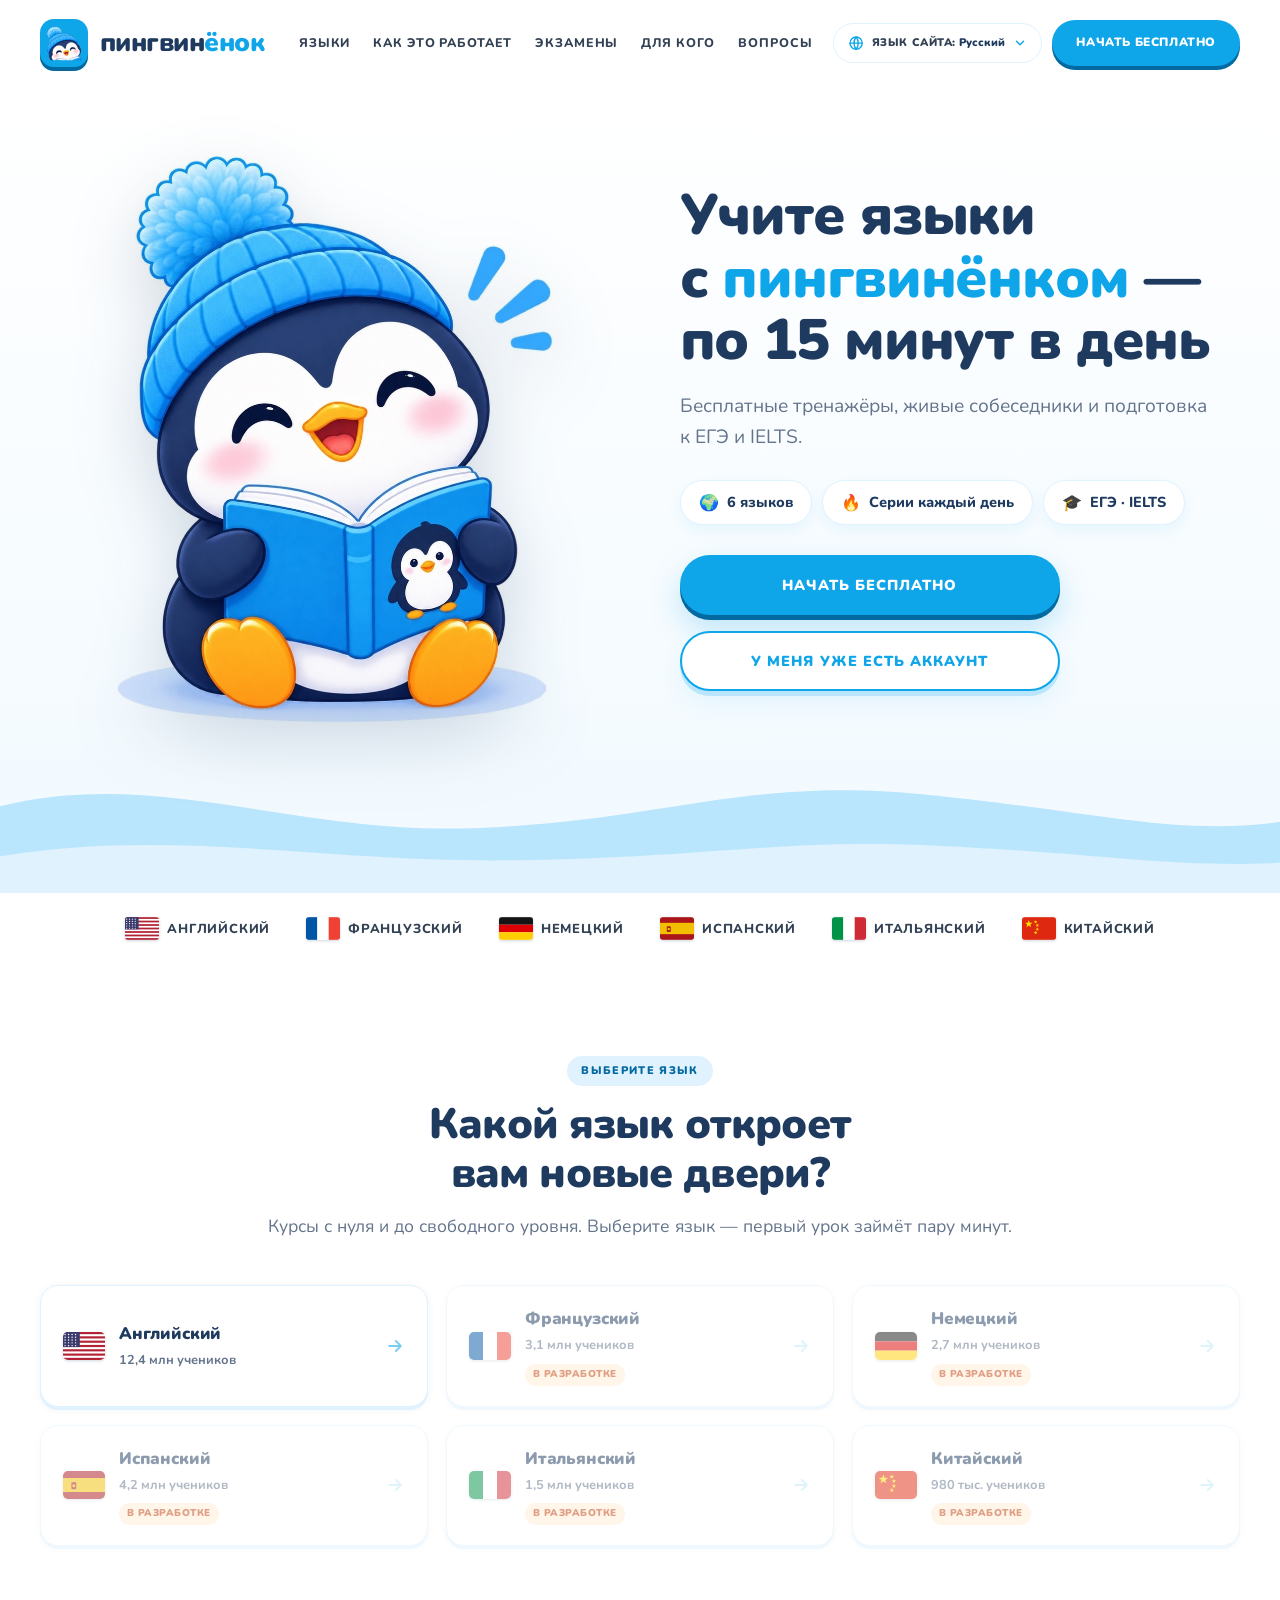
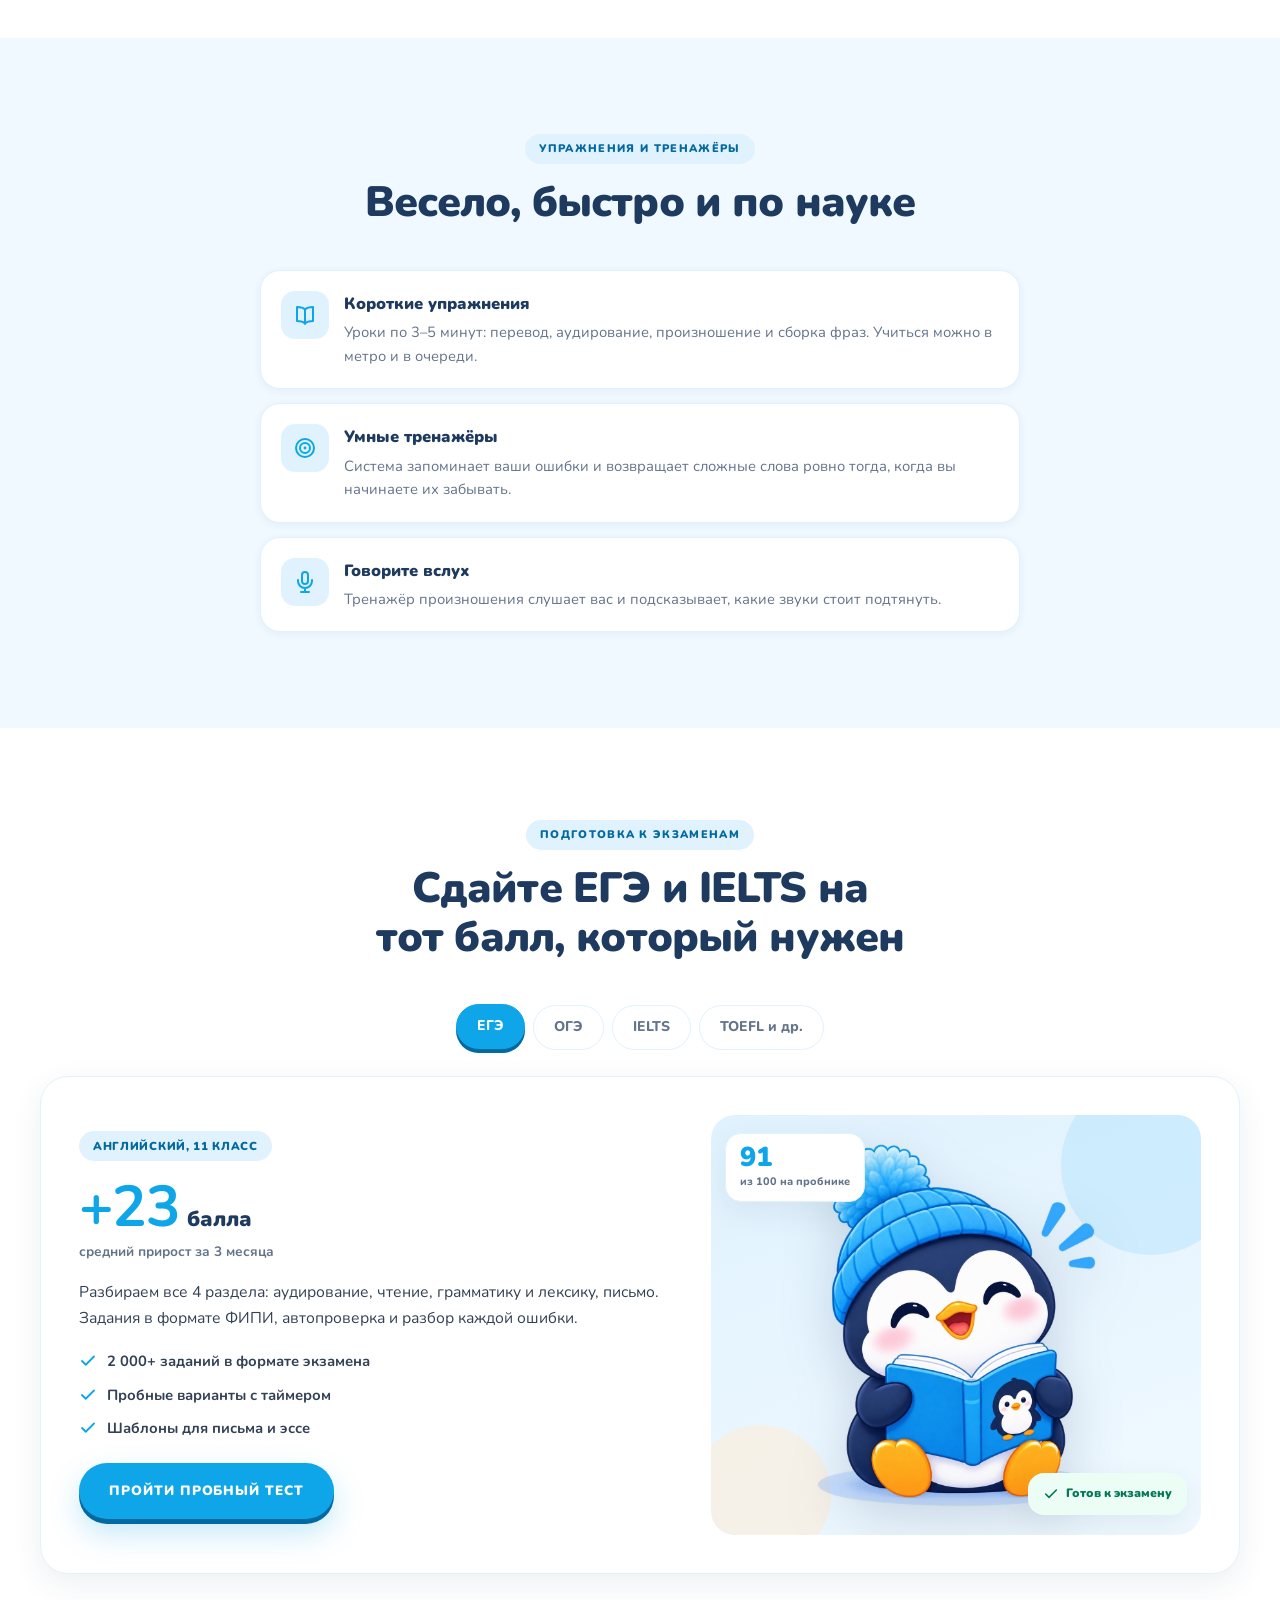
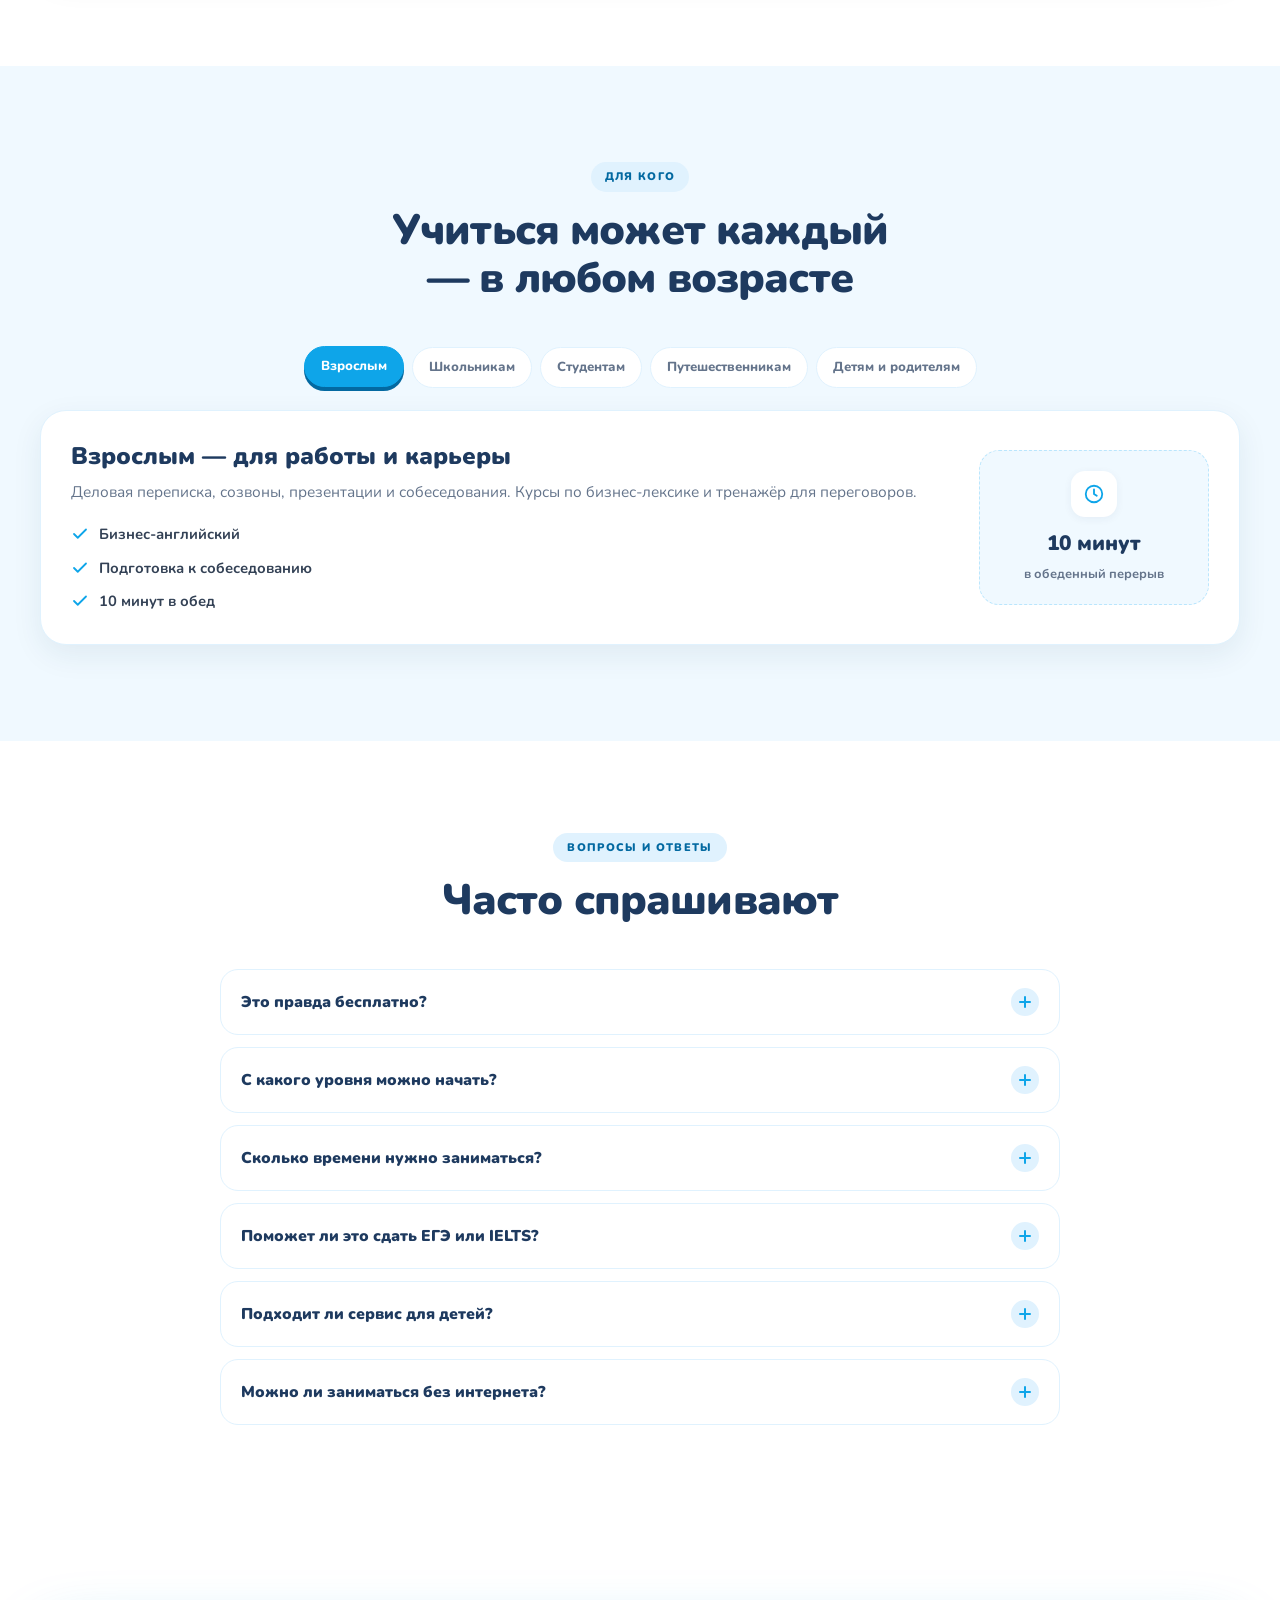
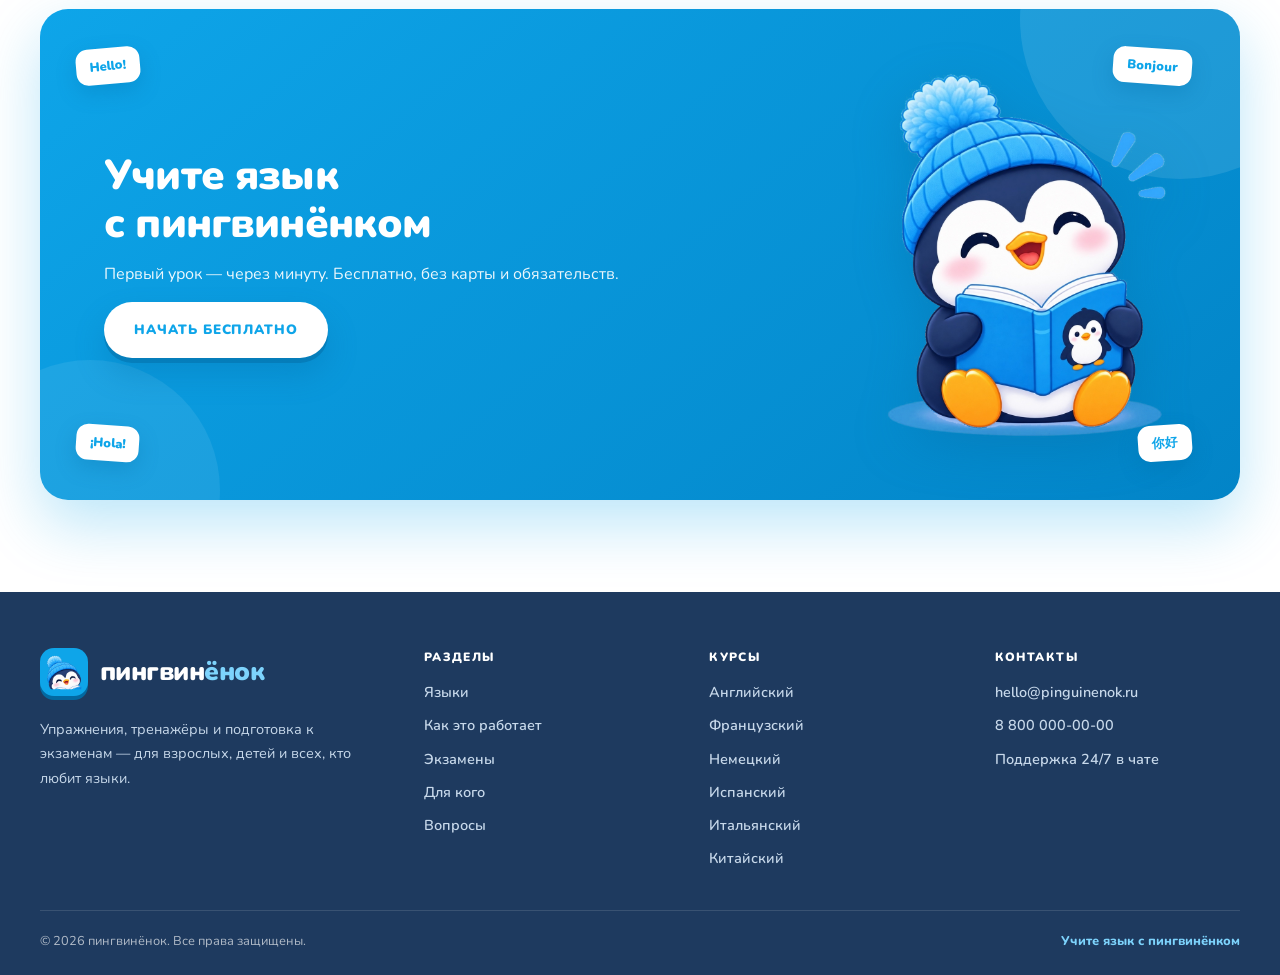
<file: index.html>
<!DOCTYPE html>
<html lang="ru">
<head>
  <meta charset="UTF-8">
  <meta name="viewport" content="width=device-width, initial-scale=1.0">
  <title data-i18n="meta.title">пингвинёнок — учите языки по 15 минут в день</title>
  <meta name="description" content="пингвинёнок — бесплатные тренажёры, живые собеседники и подготовка к ЕГЭ и IELTS. Учите языки по 15 минут в день." data-i18n-attr="content:meta.description">
  <meta name="theme-color" content="#0EA5E9">
  <meta property="og:type" content="website">
  <meta property="og:title" content="пингвинёнок — учите языки по 15 минут в день" data-i18n-attr="content:meta.ogTitle">
  <meta property="og:description" content="Бесплатные тренажёры, живые собеседники и подготовка к ЕГЭ и IELTS." data-i18n-attr="content:meta.ogDescription">
  <meta property="og:locale" content="ru_RU" data-i18n-attr="content:meta.ogLocale">
  <meta property="og:image" content="images/penguin-mascot.png">
  <link rel="icon" type="image/png" href="images/favicon.png">
  <link rel="apple-touch-icon" href="images/favicon.png">
  <link rel="preload" as="image" href="images/penguin-mascot.png" fetchpriority="high">
  <link rel="preconnect" href="https://fonts.googleapis.com">
  <link rel="preconnect" href="https://fonts.gstatic.com" crossorigin>
  <link href="https://fonts.googleapis.com/css2?family=Nunito:wght@400;600;700;800;900&amp;display=swap" rel="stylesheet">
  <link rel="stylesheet" href="css/styles.css">
</head>
<body>

<svg class="svg-sprite" aria-hidden="true" focusable="false">
  <symbol id="i-globe" viewBox="0 0 24 24" fill="none" stroke="currentColor" stroke-width="2" stroke-linecap="round" stroke-linejoin="round">
    <circle cx="12" cy="12" r="9"/>
    <path d="M3 12h18"/>
    <path d="M12 3a14.5 14.5 0 0 1 0 18 14.5 14.5 0 0 1 0-18Z"/>
  </symbol>
  <symbol id="i-chevron" viewBox="0 0 24 24" fill="none" stroke="currentColor" stroke-width="2.4" stroke-linecap="round" stroke-linejoin="round">
    <path d="m6 9 6 6 6-6"/>
  </symbol>
  <symbol id="i-close" viewBox="0 0 24 24" fill="none" stroke="currentColor" stroke-width="2.4" stroke-linecap="round">
    <path d="M18 6 6 18M6 6l12 12"/>
  </symbol>
  <symbol id="i-check" viewBox="0 0 24 24" fill="none" stroke="currentColor" stroke-width="2.4" stroke-linecap="round" stroke-linejoin="round">
    <path d="M20 6 9 17l-5-5"/>
  </symbol>
  <symbol id="i-arrow-right" viewBox="0 0 24 24" fill="none" stroke="currentColor" stroke-width="2.2" stroke-linecap="round" stroke-linejoin="round">
    <path d="M5 12h14M13 6l6 6-6 6"/>
  </symbol>
  <symbol id="i-arrow-left" viewBox="0 0 24 24" fill="none" stroke="currentColor" stroke-width="2.2" stroke-linecap="round" stroke-linejoin="round">
    <path d="M19 12H5M11 18l-6-6 6-6"/>
  </symbol>
  <symbol id="i-flame" viewBox="0 0 24 24" fill="none" stroke="currentColor" stroke-width="2" stroke-linecap="round" stroke-linejoin="round">
    <path d="M12 22a7 7 0 0 0 7-7c0-4-3-6.5-4.5-9-.5 2-1.5 3-3 4 0-1.5-.5-3.5-1.5-5 .5 3-2 4.5-3 6.5C6 13.2 5 14 5 15a7 7 0 0 0 7 7Z"/>
    <path d="M12 18a2.5 2.5 0 0 0 2.5-2.5c0-1.4-1-2.4-1.8-3.4-.5 1.2-1.7 1.6-2.4 2.6-.5.7-.8 1.2-.8 1.8A2.5 2.5 0 0 0 12 18Z"/>
  </symbol>
  <symbol id="i-star" viewBox="0 0 24 24" fill="currentColor">
    <path d="m12 2 3.09 6.26L22 9.27l-5 4.87 1.18 6.88L12 17.77l-6.18 3.25L7 14.14 2 9.27l6.91-1.01L12 2Z"/>
  </symbol>
  <symbol id="i-cap" viewBox="0 0 24 24" fill="none" stroke="currentColor" stroke-width="2" stroke-linecap="round" stroke-linejoin="round">
    <path d="M22 10 12 5 2 10l10 5 10-5Z"/>
    <path d="M6 12.5V17c0 1.7 2.7 3 6 3s6-1.3 6-3v-4.5"/>
    <path d="M22 10v6"/>
  </symbol>
  <symbol id="i-chart" viewBox="0 0 24 24" fill="none" stroke="currentColor" stroke-width="2" stroke-linecap="round" stroke-linejoin="round">
    <path d="M4 20V11M10 20V4M16 20v-6M22 20H2"/>
  </symbol>
  <symbol id="i-bell" viewBox="0 0 24 24" fill="none" stroke="currentColor" stroke-width="2" stroke-linecap="round" stroke-linejoin="round">
    <path d="M18 8a6 6 0 0 0-12 0c0 7-3 9-3 9h18s-3-2-3-9"/>
    <path d="M13.7 21a2 2 0 0 1-3.4 0"/>
  </symbol>
  <symbol id="i-users" viewBox="0 0 24 24" fill="none" stroke="currentColor" stroke-width="2" stroke-linecap="round" stroke-linejoin="round">
    <circle cx="9" cy="8" r="4"/>
    <path d="M2 21v-1a6 6 0 0 1 12 0v1"/>
    <path d="M17.5 4.5a4 4 0 0 1 0 7"/>
    <path d="M22 21v-1a5.5 5.5 0 0 0-3.5-5"/>
  </symbol>
  <symbol id="i-mic" viewBox="0 0 24 24" fill="none" stroke="currentColor" stroke-width="2" stroke-linecap="round" stroke-linejoin="round">
    <rect x="9" y="2" width="6" height="12" rx="3"/>
    <path d="M19 10v1a7 7 0 0 1-14 0v-1M12 18v4M8 22h8"/>
  </symbol>
  <symbol id="i-book" viewBox="0 0 24 24" fill="none" stroke="currentColor" stroke-width="2" stroke-linecap="round" stroke-linejoin="round">
    <path d="M12 6.5C10.5 5 8 4 4 4v14c4 0 6.5 1 8 2.5"/>
    <path d="M12 6.5C13.5 5 16 4 20 4v14c-4 0-6.5 1-8 2.5"/>
    <path d="M12 6.5v14"/>
  </symbol>
  <symbol id="i-target" viewBox="0 0 24 24" fill="none" stroke="currentColor" stroke-width="2" stroke-linecap="round" stroke-linejoin="round">
    <circle cx="12" cy="12" r="9"/>
    <circle cx="12" cy="12" r="5"/>
    <circle cx="12" cy="12" r="1.4" fill="currentColor" stroke="none"/>
  </symbol>
  <symbol id="i-sparkles" viewBox="0 0 24 24" fill="none" stroke="currentColor" stroke-width="2" stroke-linecap="round" stroke-linejoin="round">
    <path d="M12 3l1.9 5.1L19 10l-5.1 1.9L12 17l-1.9-5.1L5 10l5.1-1.9L12 3Z"/>
    <path d="M19 15.5l.8 2.2 2.2.8-2.2.8-.8 2.2-.8-2.2-2.2-.8 2.2-.8.8-2.2Z"/>
  </symbol>
  <symbol id="i-clock" viewBox="0 0 24 24" fill="none" stroke="currentColor" stroke-width="2" stroke-linecap="round" stroke-linejoin="round">
    <circle cx="12" cy="12" r="9"/>
    <path d="M12 7v5l3 2"/>
  </symbol>
  <symbol id="i-heart" viewBox="0 0 24 24" fill="currentColor">
    <path d="M20.8 4.6a5.5 5.5 0 0 0-7.8 0L12 5.7l-1-1.1a5.5 5.5 0 0 0-7.8 7.8l1.1 1L12 21l7.7-7.6 1.1-1a5.5 5.5 0 0 0 0-7.8Z"/>
  </symbol>
  <symbol id="i-quote" viewBox="0 0 24 24" fill="currentColor">
    <path d="M6 6h5v7H6c0 2.2 1 3.4 3.2 3.7V19C5.6 18.8 3 16 3 12.2V6Zm9 0h5v7h-5c0 2.2 1 3.4 3.2 3.7V19c-3.6-.2-6.2-3-6.2-6.8V6Z"/>
  </symbol>
  <symbol id="i-play" viewBox="0 0 24 24" fill="currentColor">
    <path d="M8 5.5v13a1 1 0 0 0 1.5.9l10-6.5a1 1 0 0 0 0-1.8l-10-6.5A1 1 0 0 0 8 5.5Z"/>
  </symbol>

  <symbol id="flag-us" viewBox="0 0 60 40">
    <rect width="60" height="40" fill="#fff"/>
    <g fill="#B22234">
      <rect width="60" height="3.08"/>
      <rect y="6.15" width="60" height="3.08"/>
      <rect y="12.31" width="60" height="3.08"/>
      <rect y="18.46" width="60" height="3.08"/>
      <rect y="24.62" width="60" height="3.08"/>
      <rect y="30.77" width="60" height="3.08"/>
      <rect y="36.92" width="60" height="3.08"/>
    </g>
    <rect width="24" height="21.54" fill="#3C3B6E"/>
    <g fill="#fff">
      <circle cx="3" cy="3.5" r="1"/>
      <circle cx="8" cy="3.5" r="1"/>
      <circle cx="13" cy="3.5" r="1"/>
      <circle cx="18" cy="3.5" r="1"/>
      <circle cx="3" cy="7.5" r="1"/>
      <circle cx="8" cy="7.5" r="1"/>
      <circle cx="13" cy="7.5" r="1"/>
      <circle cx="18" cy="7.5" r="1"/>
      <circle cx="3" cy="11.5" r="1"/>
      <circle cx="8" cy="11.5" r="1"/>
      <circle cx="13" cy="11.5" r="1"/>
      <circle cx="18" cy="11.5" r="1"/>
      <circle cx="3" cy="15.5" r="1"/>
      <circle cx="8" cy="15.5" r="1"/>
      <circle cx="13" cy="15.5" r="1"/>
      <circle cx="18" cy="15.5" r="1"/>
      <circle cx="3" cy="19.5" r="1"/>
      <circle cx="8" cy="19.5" r="1"/>
      <circle cx="13" cy="19.5" r="1"/>
      <circle cx="18" cy="19.5" r="1"/>
    </g>
  </symbol>
  <symbol id="flag-fr" viewBox="0 0 60 40">
    <rect width="20" height="40" fill="#0055A4"/>
    <rect x="20" width="20" height="40" fill="#fff"/>
    <rect x="40" width="20" height="40" fill="#EF4135"/>
  </symbol>
  <symbol id="flag-de" viewBox="0 0 60 40">
    <rect width="60" height="13.34" fill="#151515"/>
    <rect y="13.33" width="60" height="13.34" fill="#DD0000"/>
    <rect y="26.66" width="60" height="13.34" fill="#FFCE00"/>
  </symbol>
  <symbol id="flag-es" viewBox="0 0 60 40">
    <rect width="60" height="40" fill="#AA151B"/>
    <rect y="10" width="60" height="20" fill="#F1BF00"/>
    <rect x="12" y="16" width="7" height="10" rx="1.5" fill="#AA151B"/>
    <circle cx="15.5" cy="21" r="2.2" fill="#F1BF00"/>
  </symbol>
  <symbol id="flag-it" viewBox="0 0 60 40">
    <rect width="20" height="40" fill="#009246"/>
    <rect x="20" width="20" height="40" fill="#fff"/>
    <rect x="40" width="20" height="40" fill="#CE2B37"/>
  </symbol>
  <symbol id="flag-cn" viewBox="0 0 60 40">
    <rect width="60" height="40" fill="#DE2910"/>
    <path fill="#FFDE00" d="M12 5l1.65 4.73 5.01.11-3.99 3.03 1.45 4.79L12 14.8l-4.12 2.86 1.45-4.79-3.99-3.03 5.01-.11L12 5Z"/>
    <path fill="#FFDE00" d="M24 5l.8 2.3 2.44.05-1.94 1.47.7 2.33-2-1.39-2 1.39.7-2.33-1.94-1.47 2.44-.05L24 5Z"/>
    <path fill="#FFDE00" d="M27 11l.8 2.3 2.44.05-1.94 1.47.7 2.33-2-1.39-2 1.39.7-2.33-1.94-1.47 2.44-.05L27 11Z"/>
    <path fill="#FFDE00" d="M27 18l.8 2.3 2.44.05-1.94 1.47.7 2.33-2-1.39-2 1.39.7-2.33-1.94-1.47 2.44-.05L27 18Z"/>
    <path fill="#FFDE00" d="M24 24l.8 2.3 2.44.05-1.94 1.47.7 2.33-2-1.39-2 1.39.7-2.33-1.94-1.47 2.44-.05L24 24Z"/>
  </symbol>
</svg>

<a class="skip-link" href="#main" data-i18n="skip.link">Перейти к содержимому</a>

<header class="site-header" data-header>
  <div class="container header__inner">
    <a class="logo" href="#top" aria-label="пингвинёнок — на главную" data-i18n-attr="aria-label:a11y.logoHome">
      <span class="logo__icon"><img src="images/penguin-icon.png" alt="" width="48" height="48"></span>
      <span class="logo__text"><span class="logo__text-dark" data-i18n="brand.logoPrimary">пингвин</span><span class="logo__text-blue" data-i18n="brand.logoAccent">ёнок</span></span>
    </a>

    <nav class="nav" aria-label="Основная навигация" data-i18n-attr="aria-label:a11y.primaryNav">
      <ul class="nav__list">
        <li><a class="nav__link" href="#languages" data-i18n="nav.languages">Языки</a></li>
        <li><a class="nav__link" href="#method" data-i18n="nav.how">Как это работает</a></li>
        <li><a class="nav__link" href="#exams" data-i18n="nav.exams">Экзамены</a></li>
        <li><a class="nav__link" href="#audience" data-i18n="nav.audience">Для кого</a></li>
        <li><a class="nav__link" href="#faq" data-i18n="nav.faq">Вопросы</a></li>
      </ul>
    </nav>

    <div class="header__right">
      <div class="lang-switcher" data-lang-switcher>
        <button class="lang-switcher__toggle" type="button" data-lang-toggle aria-expanded="false" aria-haspopup="listbox" aria-label="Выбрать язык сайта" data-i18n-attr="aria-label:a11y.langToggle">
          <svg class="icon" aria-hidden="true"><use href="#i-globe"/></svg>
          <span class="lang-switcher__label"><span data-i18n="lang.label">Язык сайта</span>: <span class="lang-switcher__current" data-lang-current>Русский</span></span>
          <svg class="icon lang-switcher__chevron" aria-hidden="true"><use href="#i-chevron"/></svg>
        </button>
        <ul class="lang-menu" role="listbox" aria-label="Язык сайта" data-lang-menu hidden data-i18n-attr="aria-label:a11y.langMenu">
          <li><button class="lang-menu__option" type="button" role="option" data-set-lang="ru" aria-selected="true">Русский<svg class="icon lang-menu__check" aria-hidden="true"><use href="#i-check"/></svg></button></li>
          <li><button class="lang-menu__option" type="button" role="option" data-set-lang="en" aria-selected="false">English<svg class="icon lang-menu__check" aria-hidden="true"><use href="#i-check"/></svg></button></li>
          <li><button class="lang-menu__option" type="button" role="option" data-set-lang="de" aria-selected="false">Deutsch<svg class="icon lang-menu__check" aria-hidden="true"><use href="#i-check"/></svg></button></li>
          <li><button class="lang-menu__option" type="button" role="option" data-set-lang="fr" aria-selected="false">Français<svg class="icon lang-menu__check" aria-hidden="true"><use href="#i-check"/></svg></button></li>
          <li><button class="lang-menu__option" type="button" role="option" data-set-lang="es" aria-selected="false">Español<svg class="icon lang-menu__check" aria-hidden="true"><use href="#i-check"/></svg></button></li>
          <li><button class="lang-menu__option" type="button" role="option" data-set-lang="zh" aria-selected="false">中文<svg class="icon lang-menu__check" aria-hidden="true"><use href="#i-check"/></svg></button></li>
        </ul>
      </div>

      <a class="btn btn--primary btn--sm header__cta" href="lessons.html" data-i18n="btn.start">Начать бесплатно</a>

      <button class="burger" type="button" data-menu-open aria-label="Открыть меню" aria-expanded="false" aria-controls="mobile-menu" data-i18n-attr="aria-label:a11y.menuOpen">
        <span class="burger__line"></span>
        <span class="burger__line"></span>
        <span class="burger__line"></span>
      </button>
    </div>
  </div>
</header>

<div class="drawer-overlay" data-drawer-overlay aria-hidden="true"></div>

<aside class="drawer" id="mobile-menu" aria-label="Мобильное меню" aria-hidden="true" data-i18n-attr="aria-label:a11y.mobileMenu">
  <div class="drawer__head">
    <a class="logo logo--drawer" href="#top" data-drawer-link aria-label="пингвинёнок — на главную" data-i18n-attr="aria-label:a11y.logoHome">
      <span class="logo__icon"><img src="images/penguin-icon.png" alt="" width="48" height="48"></span>
      <span class="logo__text"><span class="logo__text-dark" data-i18n="brand.logoPrimary">пингвин</span><span class="logo__text-blue" data-i18n="brand.logoAccent">ёнок</span></span>
    </a>
    <button class="drawer__close" type="button" data-menu-close aria-label="Закрыть меню" data-i18n-attr="aria-label:a11y.menuClose">
      <svg class="icon" aria-hidden="true"><use href="#i-close"/></svg>
    </button>
  </div>

  <nav class="drawer__nav" aria-label="Мобильная навигация" data-i18n-attr="aria-label:a11y.mobileNav">
    <a href="#languages" data-drawer-link data-i18n="nav.languages">Языки</a>
    <a href="#method" data-drawer-link data-i18n="nav.how">Как это работает</a>
    <a href="#exams" data-drawer-link data-i18n="nav.exams">Экзамены</a>
    <a href="#audience" data-drawer-link data-i18n="nav.audience">Для кого</a>
    <a href="#faq" data-drawer-link data-i18n="nav.faq">Вопросы</a>
  </nav>

  <div class="drawer__lang">
    <p class="drawer__lang-label" data-i18n="lang.label">Язык сайта</p>
    <div class="drawer__lang-grid">
      <button type="button" data-set-lang="ru" aria-pressed="true">Русский</button>
      <button type="button" data-set-lang="en" aria-pressed="false">English</button>
      <button type="button" data-set-lang="de" aria-pressed="false">Deutsch</button>
      <button type="button" data-set-lang="fr" aria-pressed="false">Français</button>
      <button type="button" data-set-lang="es" aria-pressed="false">Español</button>
      <button type="button" data-set-lang="zh" aria-pressed="false">中文</button>
    </div>
  </div>

  <a class="btn btn--primary drawer__cta" href="lessons.html" data-drawer-link data-i18n="btn.start">Начать бесплатно</a>
</aside>

<main id="main">
  <section class="hero" id="top">
    <div class="hero__stage">
      <div class="snow" data-snow aria-hidden="true"></div>

      <div class="container hero__inner">
        <div class="hero__media">
          <div class="hero__mascot-wrap">
            <img class="hero__mascot" src="images/penguin-mascot.png" alt="Пингвинёнок в синей шапке читает книгу" width="930" height="1200" fetchpriority="high" data-i18n-attr="alt:a11y.heroMascot">
          </div>

          <div class="bubbles" aria-hidden="true">
            <span class="bubble bubble--hello" lang="en">Hello!</span>
            <span class="bubble bubble--bonjour" lang="fr">Bonjour</span>
            <span class="bubble bubble--nihao" lang="zh">你好</span>
            <span class="bubble bubble--heart">
              <svg class="bubble__heart" viewBox="0 0 24 24" aria-hidden="true"><use href="#i-heart"/></svg>
            </span>
          </div>
        </div>

        <div class="hero__content">
          <h1 class="hero__title">
            <span class="hero__title-line" data-i18n="hero.line1">Учите языки</span>
            <span class="hero__title-line"><span data-i18n="hero.line2pre">с </span><span class="hero__accent" data-i18n="hero.accent">пингвинёнком</span><span data-i18n="hero.line2post"> —</span></span>
            <span class="hero__title-line" data-i18n="hero.line3">по 15 минут в день</span>
          </h1>

          <p class="hero__subtitle" data-i18n="hero.subtitle">Бесплатные тренажёры, живые собеседники и подготовка к ЕГЭ и IELTS.</p>

          <ul class="hero__pills">
            <li class="pill"><span class="pill__emoji" aria-hidden="true">🌍</span><span data-i18n="hero.pill1">6 языков</span></li>
            <li class="pill"><span class="pill__emoji" aria-hidden="true">🔥</span><span data-i18n="hero.pill2">Серии каждый день</span></li>
            <li class="pill"><span class="pill__emoji" aria-hidden="true">🎓</span><span data-i18n="hero.pill3">ЕГЭ · IELTS</span></li>
          </ul>

          <div class="hero__actions">
            <a class="btn btn--primary" href="lessons.html" data-i18n="btn.start">Начать бесплатно</a>
            <a class="btn btn--secondary" href="#method" data-i18n="btn.account">У меня уже есть аккаунт</a>
          </div>
        </div>
      </div>

      <div class="hero__waves" aria-hidden="true">
        <svg class="wave wave--back" viewBox="0 0 1440 140" preserveAspectRatio="none"><path d="M0 52c180-40 330 30 540 22s300-52 500-34 280 42 400 28v72H0Z"/></svg>
        <svg class="wave wave--front" viewBox="0 0 1440 140" preserveAspectRatio="none"><path d="M0 82c200-44 360 10 580 6s300-34 480-22 260 34 380 26v48H0Z"/></svg>
      </div>
    </div>

    <div class="flags-strip">
      <ul class="flags-strip__list">
        <li class="flags-strip__item"><svg class="flag" aria-hidden="true"><use href="#flag-us"/></svg><span data-i18n="flag.en">Английский</span></li>
        <li class="flags-strip__item"><svg class="flag" aria-hidden="true"><use href="#flag-fr"/></svg><span data-i18n="flag.fr">Французский</span></li>
        <li class="flags-strip__item"><svg class="flag" aria-hidden="true"><use href="#flag-de"/></svg><span data-i18n="flag.de">Немецкий</span></li>
        <li class="flags-strip__item"><svg class="flag" aria-hidden="true"><use href="#flag-es"/></svg><span data-i18n="flag.es">Испанский</span></li>
        <li class="flags-strip__item"><svg class="flag" aria-hidden="true"><use href="#flag-it"/></svg><span data-i18n="flag.it">Итальянский</span></li>
        <li class="flags-strip__item"><svg class="flag" aria-hidden="true"><use href="#flag-cn"/></svg><span data-i18n="flag.cn">Китайский</span></li>
      </ul>
    </div>
  </section>

  <section class="section" id="languages" aria-labelledby="languages-title">
    <div class="container">
      <div class="section__head reveal">
        <span class="eyebrow" data-i18n="languages.eyebrow">Выберите язык</span>
        <h2 class="section__title" id="languages-title" data-i18n="languages.title">Какой язык откроет вам новые двери?</h2>
        <p class="section__lead" data-i18n="languages.lead">Курсы с нуля и до свободного уровня. Выберите язык — первый урок займёт пару минут.</p>
      </div>

      <div class="language-grid">
        <a class="language-card reveal" href="lessons.html">
          <span class="language-card__flag"><svg class="flag" aria-hidden="true"><use href="#flag-us"/></svg></span>
          <span class="language-card__body"><span class="language-card__name" data-i18n="languages.cards.en.name">Английский</span><span class="language-card__meta" data-i18n="languages.cards.en.students">12,4 млн учеников</span></span>
          <svg class="icon language-card__arrow" aria-hidden="true"><use href="#i-arrow-right"/></svg>
        </a>
        <div class="language-card reveal card-disabled" aria-disabled="true">
          <span class="language-card__flag"><svg class="flag" aria-hidden="true"><use href="#flag-fr"/></svg></span>
          <span class="language-card__body"><span class="language-card__name" data-i18n="languages.cards.fr.name">Французский</span><span class="language-card__meta" data-i18n="languages.cards.fr.students">3,1 млн учеников</span><span class="language-card__badge" data-i18n="languages.inDevelopment">В разработке</span></span>
          <svg class="icon language-card__arrow" aria-hidden="true"><use href="#i-arrow-right"/></svg>
        </div>
        <div class="language-card reveal card-disabled" aria-disabled="true">
          <span class="language-card__flag"><svg class="flag" aria-hidden="true"><use href="#flag-de"/></svg></span>
          <span class="language-card__body"><span class="language-card__name" data-i18n="languages.cards.de.name">Немецкий</span><span class="language-card__meta" data-i18n="languages.cards.de.students">2,7 млн учеников</span><span class="language-card__badge" data-i18n="languages.inDevelopment">В разработке</span></span>
          <svg class="icon language-card__arrow" aria-hidden="true"><use href="#i-arrow-right"/></svg>
        </div>
        <div class="language-card reveal card-disabled" aria-disabled="true">
          <span class="language-card__flag"><svg class="flag" aria-hidden="true"><use href="#flag-es"/></svg></span>
          <span class="language-card__body"><span class="language-card__name" data-i18n="languages.cards.es.name">Испанский</span><span class="language-card__meta" data-i18n="languages.cards.es.students">4,2 млн учеников</span><span class="language-card__badge" data-i18n="languages.inDevelopment">В разработке</span></span>
          <svg class="icon language-card__arrow" aria-hidden="true"><use href="#i-arrow-right"/></svg>
        </div>
        <div class="language-card reveal card-disabled" aria-disabled="true">
          <span class="language-card__flag"><svg class="flag" aria-hidden="true"><use href="#flag-it"/></svg></span>
          <span class="language-card__body"><span class="language-card__name" data-i18n="languages.cards.it.name">Итальянский</span><span class="language-card__meta" data-i18n="languages.cards.it.students">1,5 млн учеников</span><span class="language-card__badge" data-i18n="languages.inDevelopment">В разработке</span></span>
          <svg class="icon language-card__arrow" aria-hidden="true"><use href="#i-arrow-right"/></svg>
        </div>
        <div class="language-card reveal card-disabled" aria-disabled="true">
          <span class="language-card__flag"><svg class="flag" aria-hidden="true"><use href="#flag-cn"/></svg></span>
          <span class="language-card__body"><span class="language-card__name" data-i18n="languages.cards.cn.name">Китайский</span><span class="language-card__meta" data-i18n="languages.cards.cn.students">980 тыс. учеников</span><span class="language-card__badge" data-i18n="languages.inDevelopment">В разработке</span></span>
          <svg class="icon language-card__arrow" aria-hidden="true"><use href="#i-arrow-right"/></svg>
        </div>
      </div>
    </div>
  </section>

  <section class="section section--tinted" id="method" aria-labelledby="method-title">
    <div class="container">
      <div class="section__head reveal">
        <span class="eyebrow" data-i18n="method.eyebrow">Упражнения и тренажёры</span>
        <h2 class="section__title" id="method-title" data-i18n="method.title">Весело, быстро и по науке</h2>
      </div>

      <div class="method-grid">
        <ul class="feature-list">
          <li class="feature reveal">
            <span class="feature__icon"><svg class="icon" aria-hidden="true"><use href="#i-book"/></svg></span>
            <div class="feature__body">
              <h3 data-i18n="method.features.short.title">Короткие упражнения</h3>
              <p data-i18n="method.features.short.text">Уроки по 3–5 минут: перевод, аудирование, произношение и сборка фраз. Учиться можно в метро и в очереди.</p>
            </div>
          </li>
          <li class="feature reveal">
            <span class="feature__icon"><svg class="icon" aria-hidden="true"><use href="#i-target"/></svg></span>
            <div class="feature__body">
              <h3 data-i18n="method.features.smart.title">Умные тренажёры</h3>
              <p data-i18n="method.features.smart.text">Система запоминает ваши ошибки и возвращает сложные слова ровно тогда, когда вы начинаете их забывать.</p>
            </div>
          </li>
          <li class="feature reveal">
            <span class="feature__icon"><svg class="icon" aria-hidden="true"><use href="#i-mic"/></svg></span>
            <div class="feature__body">
              <h3 data-i18n="method.features.speaking.title">Говорите вслух</h3>
              <p data-i18n="method.features.speaking.text">Тренажёр произношения слушает вас и подсказывает, какие звуки стоит подтянуть.</p>
            </div>
          </li>
        </ul>
      </div>
    </div>
  </section>

  <section class="section" id="exams" aria-labelledby="exams-title">
    <div class="container">
      <div class="section__head reveal">
        <span class="eyebrow" data-i18n="exams.eyebrow">Подготовка к экзаменам</span>
        <h2 class="section__title" id="exams-title" data-i18n="exams.title">Сдайте ЕГЭ и IELTS на тот балл, который нужен</h2>
      </div>

      <div class="exam-tabs reveal" role="tablist" aria-label="Тип экзамена" data-i18n-attr="aria-label:a11y.examTabs">
        <button class="exam-tab is-active" type="button" role="tab" id="exam-tab-ege" aria-selected="true" aria-controls="exam-panel" data-exam="ege" data-i18n="exams.tabs.ege">ЕГЭ</button>
        <button class="exam-tab" type="button" role="tab" id="exam-tab-oge" aria-selected="false" aria-controls="exam-panel" data-exam="oge" data-i18n="exams.tabs.oge">ОГЭ</button>
        <button class="exam-tab" type="button" role="tab" id="exam-tab-ielts" aria-selected="false" aria-controls="exam-panel" data-exam="ielts" data-i18n="exams.tabs.ielts">IELTS</button>
        <button class="exam-tab" type="button" role="tab" id="exam-tab-toefl" aria-selected="false" aria-controls="exam-panel" data-exam="toefl" data-i18n="exams.tabs.toefl">TOEFL и др.</button>
      </div>

      <div class="exam-panel reveal" id="exam-panel" role="tabpanel" aria-labelledby="exam-tab-ege" data-exam-panel>
        <div class="exam-panel__content">
          <span class="exam-panel__tag" data-exam-tag data-i18n="exams.ege.tag">Английский, 11 класс</span>
          <p class="exam-panel__score"><strong data-exam-score>+23</strong> <span data-exam-unit data-i18n="exams.ege.unit">балла</span></p>
          <p class="exam-panel__score-note" data-exam-note data-i18n="exams.ege.note">средний прирост за 3 месяца</p>
          <p class="exam-panel__text" data-exam-text data-i18n="exams.ege.text">Разбираем все 4 раздела: аудирование, чтение, грамматику и лексику, письмо. Задания в формате ФИПИ, автопроверка и разбор каждой ошибки.</p>
          <ul class="check-list">
            <li><svg class="icon check-list__icon" aria-hidden="true"><use href="#i-check"/></svg><span data-i18n="exams.bullet1">2 000+ заданий в формате экзамена</span></li>
            <li><svg class="icon check-list__icon" aria-hidden="true"><use href="#i-check"/></svg><span data-i18n="exams.bullet2">Пробные варианты с таймером</span></li>
            <li><svg class="icon check-list__icon" aria-hidden="true"><use href="#i-check"/></svg><span data-i18n="exams.bullet3">Шаблоны для письма и эссе</span></li>
          </ul>
          <a class="btn btn--primary" href="#cta" data-i18n="exams.cta">Пройти пробный тест</a>
        </div>

        <div class="exam-visual" aria-hidden="true">
          <span class="exam-visual__blob exam-visual__blob--one"></span>
          <span class="exam-visual__blob exam-visual__blob--two"></span>
          <img class="exam-visual__mascot" src="images/penguin-mascot.png" alt="" width="930" height="1200" loading="lazy">
          <div class="exam-badge exam-badge--score">
            <span class="exam-badge__value">91</span>
            <span class="exam-badge__label" data-i18n="exams.badgeScore">из 100 на пробнике</span>
          </div>
          <div class="exam-badge exam-badge--check">
            <svg class="icon" aria-hidden="true"><use href="#i-check"/></svg>
            <span data-i18n="exams.badgeReady">Готов к экзамену</span>
          </div>
        </div>
      </div>
    </div>
  </section>

  <section class="section section--tinted" id="audience" aria-labelledby="audience-title">
    <div class="container">
      <div class="section__head reveal">
        <span class="eyebrow" data-i18n="audience.eyebrow">Для кого</span>
        <h2 class="section__title" id="audience-title" data-i18n="audience.title">Учиться может каждый — в любом возрасте</h2>
      </div>

      <div class="audience reveal">
        <div class="audience-tabs" role="tablist" aria-label="Кому подходит сервис" data-i18n-attr="aria-label:a11y.audienceTabs">
          <button class="audience-tab is-active" type="button" role="tab" aria-selected="true" aria-controls="audience-panel" data-audience="adults" data-i18n="audience.tabs.adults">Взрослым</button>
          <button class="audience-tab" type="button" role="tab" aria-selected="false" aria-controls="audience-panel" data-audience="school" data-i18n="audience.tabs.school">Школьникам</button>
          <button class="audience-tab" type="button" role="tab" aria-selected="false" aria-controls="audience-panel" data-audience="students" data-i18n="audience.tabs.students">Студентам</button>
          <button class="audience-tab" type="button" role="tab" aria-selected="false" aria-controls="audience-panel" data-audience="travellers" data-i18n="audience.tabs.travellers">Путешественникам</button>
          <button class="audience-tab" type="button" role="tab" aria-selected="false" aria-controls="audience-panel" data-audience="kids" data-i18n="audience.tabs.kids">Детям и родителям</button>
        </div>

        <div class="audience-panel" id="audience-panel" role="tabpanel" data-audience-panel>
          <div class="audience-panel__body">
            <h3 data-audience-title data-i18n="audience.adults.title">Взрослым — для работы и карьеры</h3>
            <p data-audience-text data-i18n="audience.adults.text">Деловая переписка, созвоны, презентации и собеседования. Курсы по бизнес-лексике и тренажёр для переговоров.</p>
            <ul class="check-list" data-audience-bullets>
              <li><svg class="icon check-list__icon" aria-hidden="true"><use href="#i-check"/></svg><span data-i18n="audience.adults.bullet1">Бизнес-английский</span></li>
              <li><svg class="icon check-list__icon" aria-hidden="true"><use href="#i-check"/></svg><span data-i18n="audience.adults.bullet2">Подготовка к собеседованию</span></li>
              <li><svg class="icon check-list__icon" aria-hidden="true"><use href="#i-check"/></svg><span data-i18n="audience.adults.bullet3">10 минут в обед</span></li>
            </ul>
          </div>
          <div class="audience-panel__stat">
            <span class="audience-panel__stat-icon"><svg class="icon" aria-hidden="true"><use href="#i-clock" data-audience-icon-use/></svg></span>
            <strong data-audience-stat-value data-i18n="audience.adults.value">10 минут</strong>
            <span data-audience-stat-label data-i18n="audience.adults.label">в обеденный перерыв</span>
          </div>
        </div>
      </div>
    </div>
  </section>

  <section class="section" id="faq" aria-labelledby="faq-title">
    <div class="container">
      <div class="section__head reveal">
        <span class="eyebrow" data-i18n="faq.eyebrow">Вопросы и ответы</span>
        <h2 class="section__title" id="faq-title" data-i18n="faq.title">Часто спрашивают</h2>
      </div>

      <div class="faq" data-faq>
        <div class="faq__item">
          <h3 class="faq__heading"><button class="faq__question" type="button" id="faq-q1" aria-expanded="false" aria-controls="faq-a1"><span data-i18n="faq.items.free.question">Это правда бесплатно?</span><span class="faq__icon" aria-hidden="true"></span></button></h3>
          <div class="faq__answer" aria-hidden="true" id="faq-a1" role="region" aria-labelledby="faq-q1"><div class="faq__answer-inner"><p data-i18n="faq.items.free.answer">Да. Все базовые курсы, упражнения и тренажёры бесплатны навсегда. Есть необязательная подписка Плюс — без рекламы, с безлимитными попытками и расширенными пробниками экзаменов.</p></div></div>
        </div>
        <div class="faq__item">
          <h3 class="faq__heading"><button class="faq__question" type="button" id="faq-q2" aria-expanded="false" aria-controls="faq-a2"><span data-i18n="faq.items.level.question">С какого уровня можно начать?</span><span class="faq__icon" aria-hidden="true"></span></button></h3>
          <div class="faq__answer" aria-hidden="true" id="faq-a2" role="region" aria-labelledby="faq-q2"><div class="faq__answer-inner"><p data-i18n="faq.items.level.answer">С любого. Короткий тест за 3 минуты определит ваш уровень и подберёт программу — с нуля или с продолжения. Перейти на другой уровень можно в любой момент.</p></div></div>
        </div>
        <div class="faq__item">
          <h3 class="faq__heading"><button class="faq__question" type="button" id="faq-q3" aria-expanded="false" aria-controls="faq-a3"><span data-i18n="faq.items.time.question">Сколько времени нужно заниматься?</span><span class="faq__icon" aria-hidden="true"></span></button></h3>
          <div class="faq__answer" aria-hidden="true" id="faq-a3" role="region" aria-labelledby="faq-q3"><div class="faq__answer-inner"><p data-i18n="faq.items.time.answer">Достаточно 15 минут в день. Уроки короткие, поэтому можно заниматься по 3–5 минут в метро или в очереди — серия дней при этом не прервётся.</p></div></div>
        </div>
        <div class="faq__item">
          <h3 class="faq__heading"><button class="faq__question" type="button" id="faq-q4" aria-expanded="false" aria-controls="faq-a4"><span data-i18n="faq.items.exams.question">Поможет ли это сдать ЕГЭ или IELTS?</span><span class="faq__icon" aria-hidden="true"></span></button></h3>
          <div class="faq__answer" aria-hidden="true" id="faq-a4" role="region" aria-labelledby="faq-q4"><div class="faq__answer-inner"><p data-i18n="faq.items.exams.answer">Да. Задания собраны в формате ФИПИ и IELTS, есть пробные варианты с таймером, обратная связь по письму и разбор каждой ошибки. Средний прирост за 3 месяца — +23 балла.</p></div></div>
        </div>
        <div class="faq__item">
          <h3 class="faq__heading"><button class="faq__question" type="button" id="faq-q5" aria-expanded="false" aria-controls="faq-a5"><span data-i18n="faq.items.kids.question">Подходит ли сервис для детей?</span><span class="faq__icon" aria-hidden="true"></span></button></h3>
          <div class="faq__answer" aria-hidden="true" id="faq-a5" role="region" aria-labelledby="faq-q5"><div class="faq__answer-inner"><p data-i18n="faq.items.kids.answer">Да, заниматься можно с 4 лет. В детском режиме — игровые задания и награды, а родителям приходит отчёт о прогрессе и рекомендации.</p></div></div>
        </div>
        <div class="faq__item">
          <h3 class="faq__heading"><button class="faq__question" type="button" id="faq-q6" aria-expanded="false" aria-controls="faq-a6"><span data-i18n="faq.items.offline.question">Можно ли заниматься без интернета?</span><span class="faq__icon" aria-hidden="true"></span></button></h3>
          <div class="faq__answer" aria-hidden="true" id="faq-a6" role="region" aria-labelledby="faq-q6"><div class="faq__answer-inner"><p data-i18n="faq.items.offline.answer">Да. Уроки можно скачать в приложении и проходить офлайн — прогресс синхронизируется, как только появится сеть.</p></div></div>
        </div>
      </div>
    </div>
  </section>

  <section class="section cta-section" id="cta" aria-labelledby="cta-title">
    <div class="container">
      <div class="cta-card reveal">
        <div class="cta-card__bubbles" aria-hidden="true">
          <span class="cta-bubble cta-bubble--1" lang="en">Hello!</span>
          <span class="cta-bubble cta-bubble--2" lang="es">¡Hola!</span>
          <span class="cta-bubble cta-bubble--3" lang="fr">Bonjour</span>
          <span class="cta-bubble cta-bubble--4" lang="zh">你好</span>
        </div>
        <div class="cta-card__content">
          <h2 class="cta-card__title" id="cta-title" data-i18n="cta.title">Учите язык с пингвинёнком</h2>
          <p class="cta-card__text" data-i18n="cta.text">Первый урок — через минуту. Бесплатно, без карты и обязательств.</p>
          <a class="btn btn--light" href="lessons.html" data-i18n="btn.start">Начать бесплатно</a>
        </div>
        <img class="cta-card__mascot" src="images/penguin-mascot.png" alt="" width="930" height="1200" loading="lazy">
      </div>
    </div>
  </section>
</main>

<footer class="footer" id="footer">
  <div class="container">
    <div class="footer__grid">
      <div class="footer__brand">
        <a class="logo logo--footer" href="#top" aria-label="пингвинёнок — на главную" data-i18n-attr="aria-label:a11y.logoHome">
          <span class="logo__icon"><img src="images/penguin-icon.png" alt="" width="48" height="48"></span>
          <span class="logo__text"><span class="logo__text-dark" data-i18n="brand.logoPrimary">пингвин</span><span class="logo__text-blue" data-i18n="brand.logoAccent">ёнок</span></span>
        </a>
        <p data-i18n="footer.brandText">Упражнения, тренажёры и подготовка к экзаменам — для взрослых, детей и всех, кто любит языки.</p>
      </div>

      <nav class="footer__col" aria-label="Разделы" data-i18n-attr="aria-label:a11y.footerSections">
        <h2 data-i18n="footer.sectionsTitle">Разделы</h2>
        <ul>
          <li><a href="#languages" data-i18n="nav.languages">Языки</a></li>
          <li><a href="#method" data-i18n="nav.how">Как это работает</a></li>
          <li><a href="#exams" data-i18n="nav.exams">Экзамены</a></li>
          <li><a href="#audience" data-i18n="nav.audience">Для кого</a></li>
          <li><a href="#faq" data-i18n="nav.faq">Вопросы</a></li>
        </ul>
      </nav>

      <nav class="footer__col" aria-label="Курсы" data-i18n-attr="aria-label:a11y.footerCourses">
        <h2 data-i18n="footer.coursesTitle">Курсы</h2>
        <ul>
          <li><a href="#languages" data-i18n="flag.en">Английский</a></li>
          <li><a href="#languages" data-i18n="flag.fr">Французский</a></li>
          <li><a href="#languages" data-i18n="flag.de">Немецкий</a></li>
          <li><a href="#languages" data-i18n="flag.es">Испанский</a></li>
          <li><a href="#languages" data-i18n="flag.it">Итальянский</a></li>
          <li><a href="#languages" data-i18n="flag.cn">Китайский</a></li>
        </ul>
      </nav>

      <div class="footer__col">
        <h2 data-i18n="footer.contactsTitle">Контакты</h2>
        <ul>
          <li><a href="mailto:hello@pinguinenok.ru">hello@pinguinenok.ru</a></li>
          <li><a href="tel:+78000000000">8 800 000-00-00</a></li>
          <li data-i18n="footer.support">Поддержка 24/7 в чате</li>
        </ul>
      </div>
    </div>

    <div class="footer__bottom">
      <p>© <span data-year>2026</span> <span data-i18n="footer.copyrightSuffix">пингвинёнок. Все права защищены.</span></p>
      <p class="footer__tagline" data-i18n="brand.tagline">Учите язык с пингвинёнком</p>
    </div>
  </div>
</footer>

<!-- i18n: сначала движок, затем словари, затем логика сайта. -->
<script src="js/i18n.js" defer></script>
<script src="js/locales/ru.js" defer></script>
<script src="js/locales/en.js" defer></script>
<script src="js/locales/de.js" defer></script>
<script src="js/locales/fr.js" defer></script>
<script src="js/locales/es.js" defer></script>
<script src="js/locales/zh.js" defer></script>
<script src="js/script.js" defer></script>
</body>
</html>
</file>
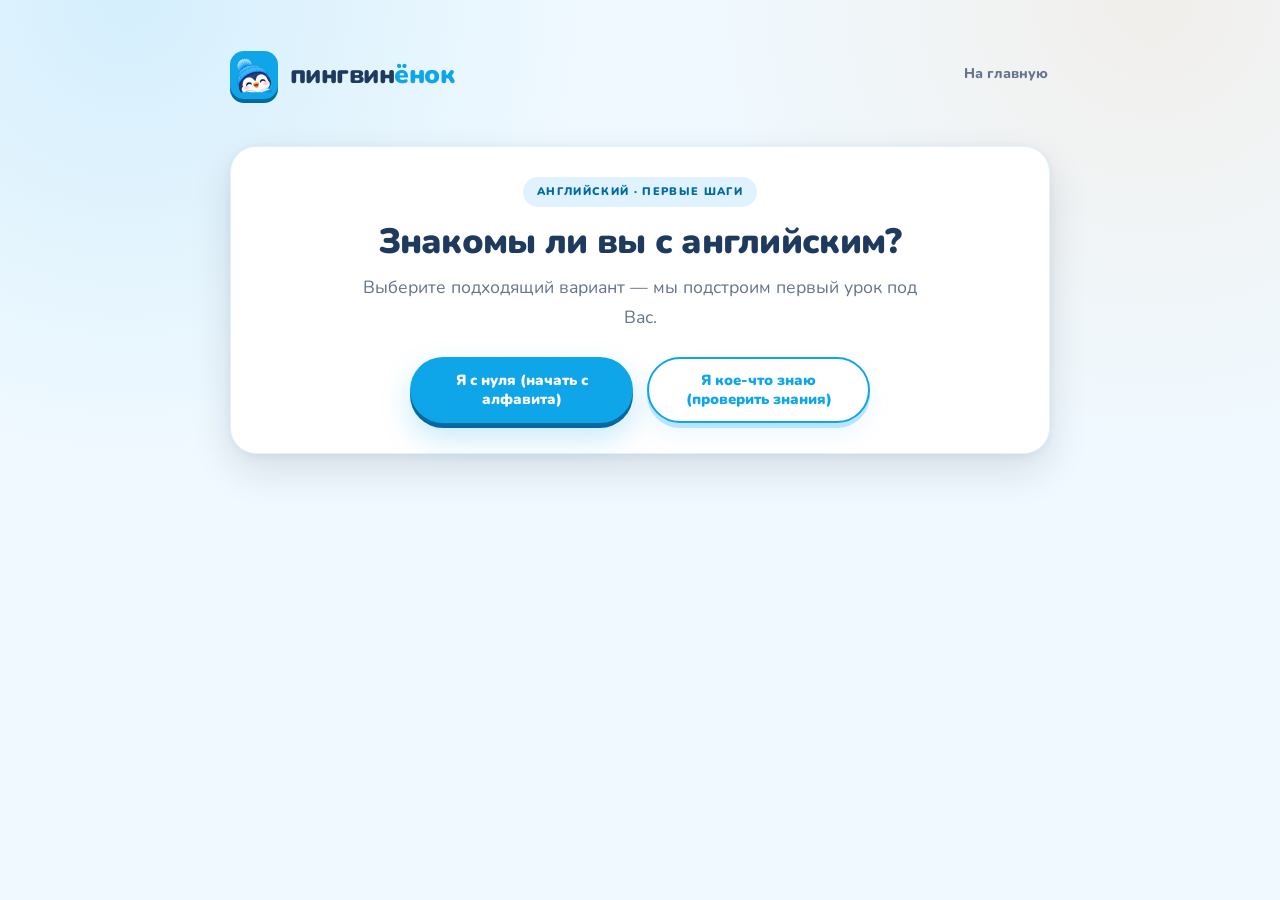
<file: lessons.html>
<!DOCTYPE html>
<html lang="ru">
<head>
  <meta charset="UTF-8">
  <meta name="viewport" content="width=device-width, initial-scale=1.0">
  <title>Уроки — пингвинёнок</title>
  <meta name="description" content="Первые уроки английского с пингвинёнком: алфавит, приветствия и числа.">
  <link rel="icon" type="image/png" href="images/favicon.png">
  <link rel="apple-touch-icon" href="images/favicon.png">
  <link rel="preconnect" href="https://fonts.googleapis.com">
  <link rel="preconnect" href="https://fonts.gstatic.com" crossorigin>
  <link href="https://fonts.googleapis.com/css2?family=Nunito:wght@400;600;700;800;900&amp;display=swap" rel="stylesheet">
  <link rel="stylesheet" href="css/styles.css?v=4">
</head>
<body>
  <main class="lessons-app" id="main">
    <div class="container lessons-app__inner">
      <header class="lessons-topbar header__inner">
        <a class="logo" href="index.html" aria-label="пингвинёнок — на главную">
          <span class="logo__icon"><img src="images/penguin-icon.png" alt="" width="48" height="48"></span>
          <span class="logo__text"><span class="logo__text-dark">пингвин</span><span class="logo__text-blue">ёнок</span></span>
        </a>
        <span class="lessons-topbar__spacer" aria-hidden="true"></span>
        <a class="btn-text" href="index.html">На главную</a>
      </header>

      <section class="lesson-screen" data-screen="onboarding">
        <div class="lesson-card lesson-card--centered">
          <span class="eyebrow">Английский · первые шаги</span>
          <h1 class="section__title">Знакомы ли вы с английским?</h1>
          <p class="section__lead">Выберите подходящий вариант — мы подстроим первый урок под Вас.</p>
          <div class="lesson-actions">
            <button class="btn btn--primary" type="button" data-action="start-zero">Я с нуля (начать с алфавита)</button>
            <button class="btn btn--secondary" type="button" data-action="start-test">Я кое-что знаю (проверить знания)</button>
          </div>
        </div>
      </section>

      <section class="lesson-screen" data-screen="continue" hidden>
        <div class="lesson-card lesson-card--centered">
          <span class="eyebrow" data-continue-label>Продолжить обучение</span>
          <h1 class="section__title" data-continue-title>Продолжить обучение</h1>
          <p class="section__lead" data-continue-text></p>
          <p class="lesson-continue__meta" data-continue-meta></p>
          <div class="lesson-actions">
            <button class="btn btn--primary" type="button" data-action="continue" data-continue-button>Продолжить</button>
            <button class="btn-text" type="button" data-action="reset">Начать заново</button>
          </div>
        </div>
      </section>

      <section class="lesson-screen" data-screen="test" hidden>
        <div class="lesson-card">
          <div class="lesson-topline">
            <span class="eyebrow">Мини-тест</span>
            <span class="lesson-counter" data-test-count></span>
          </div>
          <div class="lesson-progress" role="progressbar" aria-label="Прогресс теста" aria-valuemin="0" aria-valuemax="100" aria-valuenow="0" data-test-progress-wrap>
            <div class="lesson-progress__bar" data-test-progress></div>
          </div>
          <h1 class="lesson-question" data-test-question></h1>
          <div class="lesson-options" data-test-options></div>
          <p class="lesson-feedback" data-test-feedback aria-live="polite"></p>
          <div class="lesson-actions">
            <button class="btn btn--primary" type="button" data-test-next hidden>Далее</button>
          </div>
        </div>
      </section>

      <section class="lesson-screen" data-screen="theory" hidden>
        <div class="lesson-card">
          <div class="lesson-topline">
            <span class="eyebrow" data-theory-type>Теория</span>
            <span class="lesson-counter" data-theory-count></span>
          </div>
          <div class="lesson-progress" role="progressbar" aria-label="Прогресс теории" aria-valuemin="0" aria-valuemax="100" aria-valuenow="0" data-theory-progress-wrap>
            <div class="lesson-progress__bar" data-theory-progress></div>
          </div>
          <h1 class="lesson-title" data-theory-title></h1>
          <div class="lesson-lead lesson-theory-content" data-theory-content></div>
          <div class="lesson-actions">
            <button class="btn btn--secondary" type="button" data-theory-back>Назад</button>
            <button class="btn btn--primary" type="button" data-theory-next>Далее</button>
          </div>
        </div>
      </section>

      <section class="lesson-screen" data-screen="alphabet" hidden>
        <div class="lesson-card">
          <div class="lesson-topline">
            <span class="eyebrow">Алфавит</span>
            <span class="lesson-counter">26 букв</span>
          </div>

          <h1 class="lesson-title">Английский алфавит</h1>
          <p class="lesson-lead">
            Нажмите на букву, чтобы услышать её произношение.
            Под каждой буквой — русская транскрипция названия.
          </p>

          <div class="alphabet-grid" data-alphabet-grid role="list"
               aria-label="Английский алфавит: 26 букв с русской транскрипцией"></div>

          <p class="alphabet-status" data-alphabet-status aria-live="polite"></p>

          <div class="lesson-actions">
            <button class="btn btn--secondary" type="button" data-alphabet-back>К теории</button>
            <button class="btn btn--primary" type="button" data-alphabet-start-tasks>Перейти к заданиям</button>
          </div>
        </div>
      </section>

      <section class="lesson-screen" data-screen="lesson" hidden>
        <div class="lesson-card">
          <div class="lesson-topline">
            <span class="eyebrow" data-lesson-type></span>
            <span class="lesson-counter" data-lesson-count></span>
          </div>
          <h1 class="lesson-title" data-lesson-title></h1>
          <p class="lesson-theory" data-lesson-theory></p>
          <div class="lesson-progress" role="progressbar" aria-label="Прогресс урока" aria-valuemin="0" aria-valuemax="100" aria-valuenow="0" data-lesson-progress-wrap>
            <div class="lesson-progress__bar" data-lesson-progress></div>
          </div>
          <h2 class="lesson-question" data-lesson-question></h2>
          <div class="lesson-options" data-lesson-options></div>
          <p class="lesson-feedback" data-lesson-feedback aria-live="polite"></p>
          <div class="lesson-actions">
            <button class="btn btn--primary" type="button" data-lesson-check hidden>Проверить</button>
            <button class="btn btn--primary" type="button" data-lesson-next hidden>Далее</button>
          </div>
        </div>
        <button class="btn-text lesson-exit" type="button" data-action="exit">Выйти к продолжению</button>
      </section>

      <section class="lesson-screen" data-screen="loading" hidden>
        <div class="lesson-card lesson-card--centered">
          <span class="eyebrow">Загрузка</span>
          <h1 class="section__title">Загружаем урок…</h1>
          <p class="section__lead">Это займёт секунду.</p>
          <div class="lesson-loader" aria-hidden="true"></div>
        </div>
      </section>

      <section class="lesson-screen" data-screen="error" hidden>
        <div class="lesson-card lesson-card--centered">
          <span class="eyebrow">Ошибка</span>
          <h1 class="section__title">Не удалось загрузить урок</h1>
          <p class="section__lead" data-error-text>Проверьте соединение и попробуйте снова.</p>
          <div class="lesson-actions">
            <button class="btn btn--primary" type="button" data-action="retry">Повторить</button>
            <button class="btn btn--secondary" type="button" data-action="reset">Начать заново</button>
            <a class="btn btn--secondary" href="index.html">На главную</a>
          </div>
        </div>
      </section>

      <section class="lesson-screen" data-screen="result" hidden>
        <div class="lesson-card lesson-card--centered lesson-result">
          <span class="eyebrow">Результат</span>
          <h1 class="section__title" data-result-title>Урок пройден!</h1>
          <p class="lesson-result__score" data-result-score></p>
          <p class="section__lead" data-result-text></p>
          <div class="lesson-actions">
            <button class="btn btn--primary" type="button" data-result-next></button>
            <a class="btn btn--secondary" href="index.html">На главную</a>
          </div>
        </div>
      </section>
    </div>
  </main>

  <script src="js/app/course-loader.js?v=4" defer></script>
  <script src="js/app/speech.js?v=4" defer></script>
  <script src="js/lessons.js?v=4" defer></script>
</body>
</html>
</file>
<file: css/styles.css>
/* ==========================================================================
   пингвинёнок — language learning site
   Design tokens, layout and components. Mobile-first.
   ========================================================================== */

/* ---------- Design tokens ---------- */
:root {
  /* Palette required by the brief */
  --primary: #0EA5E9;
  --primary-shadow: #0369A1;
  --dark-blue: #1E3A5F;
  --accent: #FB923C;
  --bg-section: #F0F9FF;
  --bg-main: #FFFFFF;
  --text-main: #334155;
  --text-muted: #64748B;
  --border-color: #E0F2FE;

  /* Extended palette */
  --primary-soft: #E0F2FE;
  --primary-light: #BAE6FD;
  --primary-ink: #0369A1;
  --accent-soft: #FFEDD5;
  --accent-shadow: #C2410C;
  --surface: #FFFFFF;
  --on-primary: #FFFFFF;
  --header-bg: rgba(255, 255, 255, 0.86);
  --hero-top: #FFFFFF;
  --hero-bottom: #F0F9FF;
  --wave-back: #BAE6FD;
  --wave-front: #E0F2FE;
  --footer-bg: #1E3A5F;
  --footer-text: #C7D8EA;
  --success: #047857;
  --success-bg: #ECFDF5;
  --danger: #DC2626;

  /* Effects */
  --shadow-sm: 0 2px 8px rgba(30, 58, 95, 0.06);
  --shadow-md: 0 10px 30px rgba(30, 58, 95, 0.08);
  --shadow-lg: 0 24px 60px rgba(30, 58, 95, 0.12);
  --shadow-blue: 0 16px 40px rgba(14, 165, 233, 0.22);

  /* Metrics */
  --container: 1200px;
  --header-h: 72px;
  --radius-card: 24px;
  --ease: cubic-bezier(0.22, 1, 0.36, 1);
  color-scheme: light;
}

@media (prefers-color-scheme: dark) {
  :root {
    --primary: #38BDF8;
    --primary-shadow: #0284C7;
    --dark-blue: #E2E8F0;
    --accent: #FDBA74;
    --bg-section: #0F1B2D;
    --bg-main: #0B1220;
    --text-main: #CBD5E1;
    --text-muted: #94A3B8;
    --border-color: #1E3A5F;

    --primary-soft: rgba(56, 189, 248, 0.14);
    --primary-light: #1E3A5F;
    --primary-ink: #7DD3FC;
    --accent-soft: rgba(251, 146, 60, 0.16);
    --surface: #132238;
    --on-primary: #072033;
    --header-bg: rgba(11, 18, 32, 0.88);
    --hero-top: #0B1220;
    --hero-bottom: #0F1B2D;
    --wave-back: #0C4A6E;
    --wave-front: #0F2A45;
    --footer-bg: #080F1A;
    --footer-text: #9FB3C8;
    --success: #6EE7B7;
    --success-bg: rgba(16, 185, 129, 0.12);
    --danger: #FCA5A5;

    --shadow-sm: 0 2px 8px rgba(0, 0, 0, 0.35);
    --shadow-md: 0 10px 30px rgba(0, 0, 0, 0.4);
    --shadow-lg: 0 24px 60px rgba(0, 0, 0, 0.5);
    --shadow-blue: 0 16px 40px rgba(56, 189, 248, 0.18);
    color-scheme: dark;
  }
}

/* ---------- Reset & base ---------- */
*,
*::before,
*::after {
  box-sizing: border-box;
}

html {
  scroll-behavior: smooth;
  scroll-padding-top: calc(var(--header-h) + 20px);
  -webkit-text-size-adjust: 100%;
}

body {
  margin: 0;
  font-family: "Nunito", -apple-system, BlinkMacSystemFont, "Segoe UI", Roboto, "Noto Sans SC", "PingFang SC", "Microsoft YaHei", sans-serif;
  font-size: 16px;
  line-height: 1.6;
  color: var(--text-main);
  background-color: var(--bg-main);
  overflow-x: hidden;
  -webkit-font-smoothing: antialiased;
}

h1, h2, h3, h4, p, ul, ol, blockquote, figure {
  margin: 0;
}

ul, ol {
  padding: 0;
  list-style: none;
}

img, svg {
  display: block;
}

img {
  max-width: 100%;
  height: auto;
}

a {
  color: inherit;
  text-decoration: none;
}

button {
  font: inherit;
  color: inherit;
  background: none;
  border: 0;
  cursor: pointer;
}

button:disabled {
  cursor: default;
}

:focus-visible {
  outline: 3px solid var(--primary);
  outline-offset: 3px;
  border-radius: 6px;
}

::selection {
  background: var(--primary);
  color: #fff;
}

.svg-sprite {
  position: absolute;
  width: 0;
  height: 0;
  overflow: hidden;
}

.container {
  width: min(calc(100% - 40px), var(--container));
  margin-inline: auto;
}

.icon {
  width: 1.25em;
  height: 1.25em;
  flex: none;
  fill: currentColor;
  display: inline-block;
  vertical-align: middle;
}

.skip-link {
  position: fixed;
  top: 10px;
  left: 10px;
  z-index: 300;
  padding: 12px 20px;
  border-radius: 12px;
  background: var(--dark-blue);
  color: #fff;
  font-weight: 800;
  transform: translateY(-160%);
  transition: transform 0.2s var(--ease);
}

.skip-link:focus {
  transform: translateY(0);
}

/* ---------- Reveal-on-scroll (JS adds .reveal-pending, so a failed script never hides content) ---------- */
.reveal.reveal-pending {
  opacity: 0;
  transform: translateY(24px);
  transition: opacity 0.65s ease, transform 0.65s var(--ease);
}

.reveal.is-visible {
  opacity: 1;
  transform: none;
}

/* ---------- Buttons ---------- */
.btn {
  display: inline-flex;
  align-items: center;
  justify-content: center;
  gap: 10px;
  min-height: 56px;
  padding: 0 28px;
  border: 2px solid transparent;
  border-radius: 999px;
  font-size: 13.5px;
  font-weight: 900;
  letter-spacing: 0.07em;
  line-height: 1.15;
  text-align: center;
  text-transform: uppercase;
  white-space: nowrap;
  user-select: none;
  cursor: pointer;
  transition: transform 0.15s var(--ease), box-shadow 0.15s var(--ease),
    background-color 0.2s, color 0.2s, border-color 0.2s;
}

.btn--primary {
  color: var(--on-primary);
  background: var(--primary);
  box-shadow: 0 5px 0 var(--primary-shadow), 0 14px 30px rgba(14, 165, 233, 0.25);
}

.btn--primary:hover {
  transform: translateY(2px);
  box-shadow: 0 3px 0 var(--primary-shadow), 0 10px 22px rgba(14, 165, 233, 0.22);
}

.btn--primary:active {
  transform: translateY(5px);
  box-shadow: 0 0 0 var(--primary-shadow), 0 2px 6px rgba(14, 165, 233, 0.2);
}

.btn--secondary {
  color: var(--primary);
  background: var(--surface);
  border-color: var(--primary);
  box-shadow: 0 5px 0 var(--primary-light), 0 12px 24px rgba(14, 165, 233, 0.08);
}

.btn--secondary:hover {
  background: var(--bg-section);
  transform: translateY(2px);
  box-shadow: 0 3px 0 var(--primary-light);
}

.btn--secondary:active {
  transform: translateY(5px);
  box-shadow: 0 0 0 var(--primary-light);
}

.btn--light {
  color: var(--primary);
  background: #fff;
  box-shadow: 0 5px 0 rgba(3, 105, 161, 0.45), 0 16px 30px rgba(3, 105, 161, 0.28);
}

.btn--light:hover {
  transform: translateY(2px);
  box-shadow: 0 3px 0 rgba(3, 105, 161, 0.45), 0 12px 24px rgba(3, 105, 161, 0.24);
}

.btn--light:active {
  transform: translateY(5px);
  box-shadow: 0 0 0 rgba(3, 105, 161, 0.45);
}

.btn--sm {
  min-height: 46px;
  padding: 0 22px;
  font-size: 12px;
  letter-spacing: 0.05em;
  box-shadow: 0 4px 0 var(--primary-shadow);
}

.btn--sm:hover {
  box-shadow: 0 2px 0 var(--primary-shadow);
}

.btn--sm:active {
  box-shadow: 0 0 0 var(--primary-shadow);
}

.btn-text {
  padding: 8px 2px;
  border-bottom: 2px solid transparent;
  font-size: 0.88rem;
  font-weight: 800;
  color: var(--text-muted);
  transition: color 0.2s, border-color 0.2s;
}

.btn-text:hover {
  color: var(--primary);
  border-bottom-color: var(--primary);
}

/* ---------- Logo ---------- */
.logo {
  display: inline-flex;
  align-items: center;
  gap: 10px;
  flex: none;
}

.logo__icon {
  display: grid;
  place-items: center;
  width: 42px;
  height: 42px;
  padding: 4px;
  border-radius: 14px;
  background: #0EA5E9;
  box-shadow: 0 4px 0 #0369A1;
  transition: transform 0.2s var(--ease), box-shadow 0.2s var(--ease);
}

.logo__icon img {
  width: 100%;
  height: 100%;
  object-fit: contain;
}

.logo:hover .logo__icon {
  transform: translateY(2px);
  box-shadow: 0 2px 0 #0369A1;
}

.logo__text {
  font-size: 22px;
  font-weight: 900;
  letter-spacing: -0.02em;
  line-height: 1;
}

.logo__text-dark {
  color: var(--dark-blue);
}

.logo__text-blue {
  color: var(--primary);
}

/* ---------- Header ---------- */
.site-header {
  position: sticky;
  top: 0;
  z-index: 120;
  background: var(--header-bg);
  -webkit-backdrop-filter: blur(14px);
  backdrop-filter: blur(14px);
  border-bottom: 1px solid transparent;
  transition: border-color 0.3s, box-shadow 0.3s;
}

.site-header.is-scrolled {
  border-bottom-color: var(--border-color);
  box-shadow: 0 10px 30px rgba(30, 58, 95, 0.06);
}

.header__inner {
  display: flex;
  align-items: center;
  justify-content: space-between;
  gap: 16px;
  min-height: var(--header-h);
}

.nav {
  display: none;
}

.nav__list {
  display: flex;
  align-items: center;
  gap: 22px;
}

.nav__link {
  position: relative;
  padding: 8px 0;
  font-size: 12px;
  font-weight: 800;
  letter-spacing: 0.07em;
  text-transform: uppercase;
  color: var(--text-main);
  transition: color 0.2s;
}

.nav__link::after {
  content: "";
  position: absolute;
  left: 0;
  right: 0;
  bottom: 0;
  height: 2px;
  border-radius: 2px;
  background: var(--primary);
  transform: scaleX(0);
  transform-origin: left;
  transition: transform 0.25s var(--ease);
}

.nav__link:hover,
.nav__link:focus-visible {
  color: var(--primary);
}

.nav__link:hover::after {
  transform: scaleX(1);
}

.header__right {
  display: flex;
  align-items: center;
  gap: 10px;
}

.header__cta {
  display: none;
  white-space: nowrap;
}

/* ---------- Language switcher ---------- */
.lang-switcher {
  position: relative;
  display: none;
}

.lang-switcher__toggle {
  display: inline-flex;
  align-items: center;
  gap: 8px;
  padding: 10px 14px;
  border: 1.5px solid var(--border-color);
  border-radius: 999px;
  background: var(--surface);
  font-size: 13px;
  font-weight: 800;
  color: var(--text-main);
  white-space: nowrap;
  transition: border-color 0.2s, box-shadow 0.2s;
}

.lang-switcher__toggle:hover {
  border-color: var(--primary);
  box-shadow: var(--shadow-sm);
}

.lang-switcher__toggle > .icon {
  color: var(--primary);
}

.lang-switcher__label {
  font-size: 11px;
  font-weight: 900;
  letter-spacing: 0.05em;
  text-transform: uppercase;
}

.lang-switcher__current {
  color: var(--dark-blue);
  font-weight: 900;
  letter-spacing: 0;
  text-transform: none;
}

.lang-switcher__chevron {
  width: 14px;
  height: 14px;
  color: var(--text-muted);
  transition: transform 0.25s var(--ease);
}

.lang-switcher__toggle[aria-expanded="true"] .lang-switcher__chevron {
  transform: rotate(180deg);
}

.lang-menu {
  position: absolute;
  top: calc(100% + 10px);
  right: 0;
  z-index: 50;
  min-width: 212px;
  padding: 8px;
  border: 1px solid var(--border-color);
  border-radius: 18px;
  background: var(--surface);
  box-shadow: var(--shadow-lg);
  animation: menu-in 0.2s var(--ease);
}

.lang-menu[hidden] {
  display: none;
}

.lang-menu__option {
  display: flex;
  align-items: center;
  justify-content: space-between;
  width: 100%;
  padding: 10px 12px;
  border-radius: 10px;
  font-size: 15px;
  font-weight: 700;
  color: var(--text-main);
  text-align: left;
  transition: background-color 0.15s, color 0.15s;
}

.lang-menu__option:hover,
.lang-menu__option:focus-visible {
  background: var(--bg-section);
  color: var(--dark-blue);
}

.lang-menu__option[aria-selected="true"] {
  background: var(--primary-soft);
  color: var(--primary-ink);
  font-weight: 900;
}

.lang-menu__check {
  width: 16px;
  height: 16px;
  color: var(--primary);
  opacity: 0;
}

.lang-menu__option[aria-selected="true"] .lang-menu__check {
  opacity: 1;
}

/* ---------- Burger ---------- */
.burger {
  display: inline-flex;
  flex-direction: column;
  justify-content: center;
  gap: 5px;
  width: 46px;
  height: 46px;
  padding: 11px;
  border: 1.5px solid var(--border-color);
  border-radius: 14px;
  background: var(--surface);
  box-shadow: 0 3px 0 var(--border-color);
  transition: transform 0.15s var(--ease), box-shadow 0.15s var(--ease),
    border-color 0.2s;
}

.burger:hover {
  border-color: var(--primary);
}

.burger:active {
  transform: translateY(2px);
  box-shadow: 0 1px 0 var(--border-color);
}

.burger__line {
  display: block;
  width: 100%;
  height: 2.5px;
  border-radius: 2px;
  background: var(--dark-blue);
  transition: transform 0.3s var(--ease), opacity 0.2s;
}

/* ---------- Mobile drawer ---------- */
.drawer-overlay {
  position: fixed;
  inset: 0;
  z-index: 150;
  background: rgba(15, 23, 42, 0.45);
  -webkit-backdrop-filter: blur(2px);
  backdrop-filter: blur(2px);
  opacity: 0;
  visibility: hidden;
  transition: opacity 0.3s, visibility 0.3s;
}

.drawer-overlay.is-visible {
  opacity: 1;
  visibility: visible;
}

.drawer {
  position: fixed;
  top: 0;
  right: 0;
  bottom: 0;
  z-index: 160;
  display: flex;
  flex-direction: column;
  gap: 22px;
  width: min(88vw, 380px);
  padding: 18px 22px 32px;
  overflow-y: auto;
  background: var(--surface);
  box-shadow: -20px 0 60px rgba(15, 23, 42, 0.2);
  transform: translateX(105%);
  visibility: hidden;
  transition: transform 0.38s var(--ease), visibility 0.38s;
  overscroll-behavior: contain;
}

.drawer.is-open {
  transform: translateX(0);
  visibility: visible;
}

body.menu-open {
  overflow: hidden;
}

.drawer__head {
  display: flex;
  align-items: center;
  justify-content: space-between;
  gap: 12px;
}

.drawer__close {
  display: grid;
  place-items: center;
  width: 44px;
  height: 44px;
  border: 1.5px solid var(--border-color);
  border-radius: 14px;
  background: var(--bg-section);
  color: var(--dark-blue);
  transition: border-color 0.2s, color 0.2s, transform 0.15s;
}

.drawer__close:hover {
  border-color: var(--primary);
  color: var(--primary);
}

.drawer__close:active {
  transform: scale(0.96);
}

.drawer__close .icon {
  width: 20px;
  height: 20px;
}

.drawer__nav {
  display: flex;
  flex-direction: column;
}

.drawer__nav a {
  display: flex;
  align-items: center;
  justify-content: space-between;
  padding: 14px 2px;
  border-bottom: 1px solid var(--border-color);
  font-size: 18px;
  font-weight: 800;
  color: var(--dark-blue);
  transition: color 0.2s, padding-left 0.2s;
}

.drawer__nav a::after {
  content: "→";
  color: var(--primary);
  opacity: 0.5;
  transition: transform 0.2s, opacity 0.2s;
}

.drawer__nav a:hover {
  color: var(--primary);
  padding-left: 4px;
}

.drawer__nav a:hover::after {
  opacity: 1;
  transform: translateX(3px);
}

.drawer__lang-label {
  margin-bottom: 10px;
  font-size: 11px;
  font-weight: 900;
  letter-spacing: 0.12em;
  text-transform: uppercase;
  color: var(--text-muted);
}

.drawer__lang-grid {
  display: grid;
  grid-template-columns: repeat(2, 1fr);
  gap: 8px;
}

.drawer__lang-grid button {
  padding: 10px 12px;
  border: 1.5px solid var(--border-color);
  border-radius: 12px;
  background: var(--bg-section);
  font-size: 14px;
  font-weight: 800;
  color: var(--text-main);
  transition: background-color 0.2s, border-color 0.2s, color 0.2s;
}

.drawer__lang-grid button:hover {
  border-color: var(--primary);
  color: var(--primary);
}

.drawer__lang-grid button[aria-pressed="true"] {
  border-color: var(--primary);
  background: var(--primary);
  color: var(--on-primary);
}

.drawer__cta {
  width: 100%;
  margin-top: auto;
}

/* ---------- Hero ---------- */
.hero {
  position: relative;
  background: linear-gradient(180deg, var(--hero-top) 0%, var(--hero-bottom) 100%);
}

.hero__stage {
  position: relative;
  padding: 26px 0 96px;
  overflow: hidden;
}

.hero__inner {
  position: relative;
  z-index: 3;
  display: grid;
  grid-template-columns: 1fr;
  gap: 20px;
  align-items: center;
}

.hero__media {
  position: relative;
  display: flex;
  justify-content: center;
  width: 100%;
  max-width: 460px;
  margin-inline: auto;
  padding: 10px 8px 0;
}

.hero__mascot-wrap {
  position: relative;
  width: 100%;
  max-width: 380px;
  animation: mascot-breathe 6.5s ease-in-out infinite;
}

.hero__mascot {
  width: 100%;
  height: auto;
  filter: drop-shadow(0 26px 34px rgba(30, 58, 95, 0.18));
}

/* Speech bubbles */
.bubbles {
  position: absolute;
  inset: 0;
  z-index: 4;
  pointer-events: none;
}

.bubble {
  position: absolute;
  display: inline-flex;
  align-items: center;
  justify-content: center;
  padding: 8px 13px;
  border: 1.5px solid var(--border-color);
  border-radius: 14px;
  background: var(--surface);
  box-shadow: 0 10px 24px rgba(30, 58, 95, 0.1);
  font-size: 13px;
  font-weight: 800;
  color: var(--dark-blue);
  white-space: nowrap;
  opacity: 0;
  animation: bubble-show 16s var(--ease) infinite;
}

.bubble::after {
  content: "";
  position: absolute;
  bottom: -6px;
  left: 20px;
  width: 10px;
  height: 10px;
  border-right: 1.5px solid var(--border-color);
  border-bottom: 1.5px solid var(--border-color);
  background: var(--surface);
  transform: rotate(45deg);
}

.bubble--hello {
  top: 10%;
  right: 2%;
  animation-delay: 0s;
}

.bubble--hello::after {
  left: auto;
  right: 22px;
}

.bubble--bonjour {
  bottom: 20%;
  left: 0;
  animation-delay: 4s;
}

.bubble--bonjour::after {
  top: -6px;
  bottom: auto;
  left: 20px;
  transform: rotate(225deg);
}

.bubble--nihao {
  top: 44%;
  right: -1%;
  animation-delay: 8s;
}

.bubble--nihao::after {
  top: 50%;
  bottom: auto;
  left: -6px;
  transform: translateY(-50%) rotate(135deg);
}

.bubble--heart {
  top: 6%;
  left: 4%;
  padding: 11px 13px;
  border-radius: 50%;
  animation-delay: 12s;
}

.bubble--heart::after {
  left: 18px;
}

.bubble__heart {
  width: 20px;
  height: 20px;
  fill: var(--primary);
}

/* Hero copy */
.hero__content {
  position: relative;
  z-index: 3;
  max-width: 620px;
  margin-inline: auto;
  text-align: center;
}

.hero__title {
  font-size: clamp(2rem, 6.6vw, 3.6rem);
  font-weight: 900;
  line-height: 1.1;
  letter-spacing: -0.02em;
  color: var(--dark-blue);
  text-wrap: balance;
}

.hero__title-line {
  display: block;
}

.hero__accent {
  color: var(--primary);
}

.hero__subtitle {
  max-width: 560px;
  margin: 16px auto 0;
  font-size: clamp(1rem, 2.4vw, 1.2rem);
  line-height: 1.65;
  color: var(--text-muted);
}

.hero__pills {
  display: flex;
  flex-wrap: wrap;
  justify-content: center;
  gap: 8px;
  margin: 22px 0 26px;
}

.pill {
  display: inline-flex;
  align-items: center;
  gap: 8px;
  padding: 9px 16px;
  border: 1px solid var(--border-color);
  border-radius: 999px;
  background: var(--surface);
  box-shadow: 0 6px 16px rgba(14, 165, 233, 0.08);
  font-size: 13.5px;
  font-weight: 800;
  color: var(--dark-blue);
}

.pill__emoji {
  font-size: 16px;
  line-height: 1;
}

.hero__actions {
  display: flex;
  flex-direction: column;
  align-items: center;
  gap: 14px;
}

.hero__actions .btn {
  width: 100%;
  max-width: 370px;
}

/* Snow */
.snow {
  position: absolute;
  inset: 0;
  z-index: 2;
  overflow: hidden;
  pointer-events: none;
}

.snowflake {
  position: absolute;
  top: -24px;
  left: var(--x, 10%);
  width: var(--size, 12px);
  height: var(--size, 12px);
  border-radius: 50%;
  background-color: var(--flake, #BAE6FD);
  opacity: var(--opacity, 0.7);
  -webkit-mask: url("data:image/svg+xml,%3Csvg xmlns='http://www.w3.org/2000/svg' viewBox='0 0 24 24'%3E%3Cpath d='M12 2v20M3.3 7l17.4 10M3.3 17l17.4-10M9.5 3.5 12 5l2.5-1.5M9.5 20.5 12 19l2.5 1.5M2.5 10.5 5 12l-2.5 1.5M21.5 10.5 19 12l2.5 1.5' fill='none' stroke='%23000' stroke-width='1.7' stroke-linecap='round'/%3E%3C/svg%3E") center / contain no-repeat;
  mask: url("data:image/svg+xml,%3Csvg xmlns='http://www.w3.org/2000/svg' viewBox='0 0 24 24'%3E%3Cpath d='M12 2v20M3.3 7l17.4 10M3.3 17l17.4-10M9.5 3.5 12 5l2.5-1.5M9.5 20.5 12 19l2.5 1.5M2.5 10.5 5 12l-2.5 1.5M21.5 10.5 19 12l2.5 1.5' fill='none' stroke='%23000' stroke-width='1.7' stroke-linecap='round'/%3E%3C/svg%3E") center / contain no-repeat;
  animation: snow-fall var(--duration, 12s) linear infinite;
  animation-delay: var(--delay, 0s);
  will-change: transform;
}

.snowflake--white {
  --flake: #ffffff;
}

.snowflake--blue {
  --flake: #BAE6FD;
}

/* Snow drifts */
.hero__waves {
  position: absolute;
  right: 0;
  bottom: 0;
  left: 0;
  z-index: 2;
  height: 88px;
  pointer-events: none;
}

.wave {
  position: absolute;
  left: 0;
  display: block;
  width: 100%;
}

.wave--back {
  bottom: 0;
  height: 100%;
}

.wave--front {
  bottom: -1px;
  height: 66%;
}

.wave--back path {
  fill: var(--wave-back);
}

.wave--front path {
  fill: var(--wave-front);
}

/* Flags strip */
.flags-strip {
  position: relative;
  z-index: 4;
  padding: 20px 0;
  background: var(--bg-main);
}

.flags-strip__list {
  display: flex;
  flex-wrap: wrap;
  align-items: center;
  justify-content: center;
  gap: 12px 20px;
}

.flags-strip__item {
  display: inline-flex;
  align-items: center;
  gap: 8px;
  font-size: 11.5px;
  font-weight: 800;
  letter-spacing: 0.06em;
  text-transform: uppercase;
  color: var(--text-main);
  white-space: nowrap;
}

.flag {
  width: 30px;
  height: 20px;
  flex: none;
  border-radius: 3px;
  overflow: hidden;
  box-shadow: 0 1px 3px rgba(30, 58, 95, 0.2);
}

/* ---------- Sections ---------- */
.section {
  position: relative;
  padding: 56px 0;
  background: var(--bg-main);
}

.section--tinted {
  background: var(--bg-section);
}

.section__head {
  max-width: 760px;
  margin: 0 auto 32px;
  text-align: center;
}

.eyebrow {
  display: inline-flex;
  align-items: center;
  gap: 6px;
  margin-bottom: 14px;
  padding: 6px 14px;
  border-radius: 999px;
  background: var(--primary-soft);
  color: var(--primary-ink);
  font-size: 10.5px;
  font-weight: 900;
  letter-spacing: 0.12em;
  text-transform: uppercase;
}

.section__title {
  font-size: clamp(1.75rem, 4.6vw, 2.65rem);
  font-weight: 900;
  line-height: 1.15;
  letter-spacing: -0.02em;
  color: var(--dark-blue);
  text-wrap: balance;
}

.section__lead {
  margin-top: 14px;
  font-size: clamp(0.98rem, 2.2vw, 1.1rem);
  line-height: 1.7;
  color: var(--text-muted);
}

.check-list {
  display: flex;
  flex-direction: column;
  gap: 10px;
  margin: 18px 0 22px;
}

.check-list li {
  display: flex;
  align-items: flex-start;
  gap: 10px;
  font-size: 0.92rem;
  font-weight: 700;
  color: var(--text-main);
}

.check-list__icon {
  width: 18px;
  height: 18px;
  margin-top: 2px;
  color: var(--primary);
}

/* ---------- Languages ---------- */
.language-grid {
  display: grid;
  grid-template-columns: 1fr;
  gap: 14px;
}

.language-card {
  display: flex;
  align-items: center;
  gap: 14px;
  padding: 17px 18px;
  border: 1.5px solid var(--border-color);
  border-radius: 18px;
  background: var(--surface);
  box-shadow: 0 3px 0 var(--border-color), var(--shadow-sm);
  transition: transform 0.22s var(--ease), box-shadow 0.22s var(--ease),
    border-color 0.22s;
}

.language-card:hover {
  border-color: var(--primary);
  transform: translateY(-4px);
  box-shadow: 0 6px 0 var(--primary-light), var(--shadow-md);
}

.language-card__flag .flag {
  width: 42px;
  height: 28px;
  border-radius: 5px;
}

.language-card__body {
  display: flex;
  flex: 1;
  flex-direction: column;
  gap: 2px;
  min-width: 0;
}

.language-card__name {
  font-size: 1.05rem;
  font-weight: 900;
  letter-spacing: -0.01em;
  color: var(--dark-blue);
}

.language-card__meta {
  font-size: 0.8rem;
  font-weight: 700;
  color: var(--text-muted);
}

.language-card__arrow {
  width: 20px;
  height: 20px;
  color: var(--primary);
  opacity: 0.55;
  transition: transform 0.2s, opacity 0.2s;
}

.language-card:hover .language-card__arrow {
  opacity: 1;
  transform: translateX(4px);
}

.language-card.card-disabled {
  opacity: 0.5;
  pointer-events: none;
  cursor: not-allowed;
}

.language-card.card-disabled:hover {
  border-color: var(--border-color);
  transform: none;
  box-shadow: 0 3px 0 var(--border-color), var(--shadow-sm);
}

.language-card.card-disabled .language-card__arrow {
  opacity: 0.25;
}

.language-card__badge {
  align-self: flex-start;
  margin-top: 6px;
  padding: 3px 8px;
  border-radius: 999px;
  background: var(--accent-soft);
  color: var(--accent-shadow);
  font-size: 0.62rem;
  font-weight: 900;
  letter-spacing: 0.05em;
  text-transform: uppercase;
}

/* ---------- Method ---------- */
.method-grid {
  display: grid;
  grid-template-columns: 1fr;
  gap: 24px;
  max-width: 760px;
  margin-inline: auto;
}

.feature-list {
  display: flex;
  flex-direction: column;
  gap: 14px;
}

.feature {
  display: flex;
  gap: 15px;
  padding: 18px;
  border: 1.5px solid var(--border-color);
  border-radius: 20px;
  background: var(--surface);
  box-shadow: var(--shadow-sm);
}

.feature__icon {
  display: grid;
  flex: none;
  place-items: center;
  width: 48px;
  height: 48px;
  border-radius: 14px;
  background: var(--primary-soft);
  color: var(--primary);
}

.feature__icon .icon {
  width: 24px;
  height: 24px;
}

.feature__body h3 {
  margin-bottom: 4px;
  font-size: 1.02rem;
  font-weight: 900;
  color: var(--dark-blue);
}

.feature__body p {
  font-size: 0.92rem;
  line-height: 1.6;
  color: var(--text-muted);
}



/* ---------- Exams ---------- */
.exam-tabs {
  display: flex;
  flex-wrap: wrap;
  justify-content: center;
  gap: 8px;
  margin-bottom: 26px;
}

.exam-tab {
  padding: 10px 20px;
  border: 1.5px solid var(--border-color);
  border-radius: 999px;
  background: var(--surface);
  font-size: 0.88rem;
  font-weight: 800;
  color: var(--text-muted);
  transition: transform 0.15s, box-shadow 0.15s, background-color 0.2s,
    border-color 0.2s, color 0.2s;
}

.exam-tab:hover {
  border-color: var(--primary);
  color: var(--primary);
}

.exam-tab.is-active {
  border-color: var(--primary);
  background: var(--primary);
  box-shadow: 0 4px 0 var(--primary-shadow);
  color: var(--on-primary);
  transform: translateY(-1px);
}

.exam-panel {
  display: grid;
  grid-template-columns: 1fr;
  gap: 26px;
  padding: 24px;
  border: 1.5px solid var(--border-color);
  border-radius: 28px;
  background: var(--surface);
  box-shadow: var(--shadow-md);
  overflow: hidden;
}

.exam-panel__tag {
  display: inline-flex;
  align-self: flex-start;
  padding: 6px 14px;
  border-radius: 999px;
  background: var(--primary-soft);
  font-size: 0.72rem;
  font-weight: 900;
  letter-spacing: 0.06em;
  text-transform: uppercase;
  color: var(--primary-ink);
}

.exam-panel__score {
  display: flex;
  align-items: baseline;
  gap: 8px;
  margin-top: 18px;
  font-weight: 900;
  line-height: 1;
  color: var(--dark-blue);
}

.exam-panel__score strong {
  font-size: clamp(2.6rem, 8vw, 3.6rem);
  letter-spacing: -0.03em;
  color: var(--primary);
}

.exam-panel__score span {
  font-size: clamp(1.05rem, 3vw, 1.35rem);
}

.exam-panel__score-note {
  margin-top: 4px;
  font-size: 0.85rem;
  font-weight: 700;
  color: var(--text-muted);
}

.exam-panel__text {
  margin-top: 16px;
  font-size: 0.98rem;
  line-height: 1.7;
  color: var(--text-main);
}

.exam-visual {
  position: relative;
  display: flex;
  align-items: center;
  justify-content: center;
  min-height: 320px;
  padding: 16px 10px;
  border-radius: 24px;
  background: linear-gradient(160deg, var(--primary-soft), var(--bg-section));
  overflow: hidden;
}

.exam-visual__mascot {
  position: relative;
  z-index: 2;
  width: min(100%, 300px);
  height: auto;
  filter: drop-shadow(0 18px 26px rgba(30, 58, 95, 0.18));
  animation: mascot-breathe 7s ease-in-out infinite;
}

.exam-visual__blob {
  position: absolute;
  border-radius: 50%;
  opacity: 0.55;
}

.exam-visual__blob--one {
  top: -40px;
  right: -40px;
  width: 180px;
  height: 180px;
  background: var(--primary-light);
}

.exam-visual__blob--two {
  bottom: -30px;
  left: -20px;
  width: 140px;
  height: 140px;
  background: var(--accent-soft);
}

.exam-badge {
  position: absolute;
  z-index: 3;
  padding: 10px 14px;
  border: 1.5px solid var(--border-color);
  border-radius: 16px;
  background: var(--surface);
  box-shadow: var(--shadow-md);
}

.exam-badge--score {
  top: 18px;
  left: 14px;
  display: flex;
  flex-direction: column;
  gap: 2px;
}

.exam-badge__value {
  font-size: 1.7rem;
  font-weight: 900;
  line-height: 1;
  color: var(--primary);
}

.exam-badge__label {
  font-size: 0.68rem;
  font-weight: 800;
  color: var(--text-muted);
}

.exam-badge--check {
  right: 14px;
  bottom: 20px;
  display: inline-flex;
  align-items: center;
  gap: 7px;
  border-color: transparent;
  background: var(--success-bg);
  font-size: 0.76rem;
  font-weight: 900;
  color: var(--success);
}

.exam-badge--check .icon {
  width: 16px;
  height: 16px;
}

/* ---------- Audience ---------- */
.audience-tabs {
  display: flex;
  flex-wrap: wrap;
  justify-content: center;
  gap: 8px;
  margin-bottom: 22px;
}

.audience-tab {
  padding: 9px 16px;
  border: 1.5px solid var(--border-color);
  border-radius: 999px;
  background: var(--surface);
  font-size: 0.82rem;
  font-weight: 800;
  color: var(--text-muted);
  transition: background-color 0.2s, border-color 0.2s, color 0.2s,
    transform 0.15s, box-shadow 0.15s;
}

.audience-tab:hover {
  border-color: var(--primary);
  color: var(--primary);
}

.audience-tab.is-active {
  border-color: var(--primary);
  background: var(--primary);
  box-shadow: 0 4px 0 var(--primary-shadow);
  color: var(--on-primary);
  transform: translateY(-1px);
}

.audience-panel {
  display: grid;
  grid-template-columns: 1fr;
  gap: 22px;
  padding: 24px;
  border: 1.5px solid var(--border-color);
  border-radius: 26px;
  background: var(--surface);
  box-shadow: var(--shadow-md);
}

.audience-panel__body h3 {
  margin-bottom: 8px;
  font-size: clamp(1.2rem, 3vw, 1.5rem);
  font-weight: 900;
  line-height: 1.25;
  color: var(--dark-blue);
}

.audience-panel__body p {
  font-size: 0.96rem;
  line-height: 1.7;
  color: var(--text-muted);
}

.audience-panel .check-list {
  margin-bottom: 0;
}

.audience-panel__stat {
  display: flex;
  flex-direction: column;
  justify-content: center;
  gap: 4px;
  padding: 20px;
  border: 1.5px dashed var(--primary-light);
  border-radius: 20px;
  background: var(--bg-section);
  text-align: center;
}

.audience-panel__stat-icon {
  display: grid;
  place-items: center;
  width: 46px;
  height: 46px;
  margin: 0 auto 6px;
  border-radius: 14px;
  background: var(--surface);
  box-shadow: var(--shadow-sm);
  color: var(--primary);
}

.audience-panel__stat-icon .icon {
  width: 22px;
  height: 22px;
}

.audience-panel__stat strong {
  font-size: 1.3rem;
  font-weight: 900;
  color: var(--dark-blue);
}

.audience-panel__stat span:last-child {
  font-size: 0.8rem;
  font-weight: 700;
  color: var(--text-muted);
}





/* ---------- FAQ ---------- */
.faq {
  display: flex;
  flex-direction: column;
  gap: 12px;
  max-width: 840px;
  margin-inline: auto;
}

.faq__item {
  overflow: hidden;
  border: 1.5px solid var(--border-color);
  border-radius: 18px;
  background: var(--surface);
  transition: border-color 0.2s, box-shadow 0.2s;
}

.faq__item.is-open {
  border-color: var(--primary-light);
  box-shadow: var(--shadow-md);
}

.faq__heading {
  font: inherit;
}

.faq__question {
  display: flex;
  align-items: center;
  justify-content: space-between;
  gap: 16px;
  width: 100%;
  padding: 18px 20px;
  font-size: 0.98rem;
  font-weight: 900;
  color: var(--dark-blue);
  text-align: left;
  transition: color 0.2s;
}

.faq__question:hover {
  color: var(--primary);
}

.faq__icon {
  position: relative;
  flex: none;
  width: 28px;
  height: 28px;
  border-radius: 50%;
  background: var(--primary-soft);
  transition: background-color 0.2s, transform 0.3s var(--ease);
}

.faq__icon::before,
.faq__icon::after {
  content: "";
  position: absolute;
  top: 50%;
  left: 50%;
  border-radius: 2px;
  background: var(--primary);
  transform: translate(-50%, -50%);
  transition: transform 0.3s var(--ease), opacity 0.3s, background-color 0.2s;
}

.faq__icon::before {
  width: 12px;
  height: 2px;
}

.faq__icon::after {
  width: 2px;
  height: 12px;
}

.faq__item.is-open .faq__icon {
  background: var(--primary);
  transform: rotate(180deg);
}

.faq__item.is-open .faq__icon::before,
.faq__item.is-open .faq__icon::after {
  background: var(--on-primary);
}

.faq__item.is-open .faq__icon::after {
  opacity: 0;
  transform: translate(-50%, -50%) rotate(90deg);
}

.faq__answer {
  display: grid;
  grid-template-rows: 0fr;
  transition: grid-template-rows 0.35s var(--ease);
}

.faq__item.is-open .faq__answer {
  grid-template-rows: 1fr;
}

.faq__answer-inner {
  overflow: hidden;
}

.faq__answer-inner p {
  padding: 0 20px 20px;
  font-size: 0.94rem;
  line-height: 1.7;
  color: var(--text-muted);
}

/* ---------- CTA ---------- */
.cta-section {
  padding-bottom: 64px;
}

.cta-card {
  position: relative;
  display: flex;
  flex-direction: column;
  align-items: center;
  gap: 18px;
  padding: 36px 22px;
  border-radius: 28px;
  background: linear-gradient(140deg, #0EA5E9 0%, #0284C7 100%);
  box-shadow: 0 24px 60px rgba(14, 165, 233, 0.28);
  text-align: center;
  overflow: hidden;
}

.cta-card::before {
  content: "";
  position: absolute;
  top: -150px;
  right: -100px;
  width: 320px;
  height: 320px;
  border-radius: 50%;
  background: rgba(255, 255, 255, 0.1);
}

.cta-card::after {
  content: "";
  position: absolute;
  bottom: -120px;
  left: -80px;
  width: 260px;
  height: 260px;
  border-radius: 50%;
  background: rgba(255, 255, 255, 0.08);
}

.cta-card__content {
  position: relative;
  z-index: 4;
  display: flex;
  flex-direction: column;
  align-items: center;
  gap: 14px;
}

.cta-card__title {
  font-size: clamp(1.8rem, 5vw, 2.6rem);
  font-weight: 900;
  line-height: 1.15;
  letter-spacing: -0.02em;
  color: #fff;
  text-wrap: balance;
}

.cta-card__text {
  max-width: 520px;
  font-size: 1rem;
  line-height: 1.65;
  color: rgba(255, 255, 255, 0.92);
}

.cta-card__mascot {
  position: relative;
  z-index: 1;
  width: min(62%, 240px);
  filter: drop-shadow(0 16px 24px rgba(3, 105, 161, 0.35));
  animation: mascot-breathe 7s ease-in-out infinite;
}

.cta-card__bubbles {
  display: none;
  position: absolute;
  inset: 0;
  z-index: 2;
  pointer-events: none;
}

.cta-bubble {
  position: absolute;
  padding: 8px 14px;
  border-radius: 12px;
  background: #fff;
  box-shadow: 0 8px 20px rgba(3, 105, 161, 0.25);
  font-size: 0.8rem;
  font-weight: 900;
  color: #0EA5E9;
}

.cta-bubble--1 {
  top: 8%;
  left: 3%;
  transform: rotate(-5deg);
}

.cta-bubble--2 {
  bottom: 8%;
  left: 3%;
  transform: rotate(4deg);
}

.cta-bubble--3 {
  top: 8%;
  right: 4%;
  transform: rotate(4deg);
}

.cta-bubble--4 {
  right: 4%;
  bottom: 8%;
  transform: rotate(-4deg);
}

/* ---------- Footer ---------- */
.footer {
  padding: 48px 0 24px;
  background: var(--footer-bg);
  color: var(--footer-text);
}

.footer__grid {
  display: grid;
  grid-template-columns: 1fr;
  gap: 32px;
}

.footer__brand p {
  max-width: 320px;
  margin-top: 16px;
  font-size: 0.9rem;
  line-height: 1.7;
  color: var(--footer-text);
}

.logo--footer .logo__text-dark {
  color: #fff;
}

.logo--footer .logo__text-blue {
  color: #7DD3FC;
}

.footer__col h2 {
  margin-bottom: 14px;
  font-size: 0.75rem;
  font-weight: 900;
  letter-spacing: 0.12em;
  text-transform: uppercase;
  color: #fff;
}

.footer__col ul {
  display: flex;
  flex-direction: column;
  gap: 10px;
}

.footer__col li,
.footer__col a {
  font-size: 0.9rem;
  font-weight: 600;
  color: var(--footer-text);
}

.footer__col a {
  transition: color 0.2s;
}

.footer__col a:hover {
  color: #7DD3FC;
}

.footer__bottom {
  display: flex;
  flex-direction: column;
  align-items: center;
  gap: 8px;
  margin-top: 40px;
  padding-top: 20px;
  border-top: 1px solid rgba(255, 255, 255, 0.12);
  font-size: 0.8rem;
  color: rgba(255, 255, 255, 0.65);
  text-align: center;
}

.footer__tagline {
  font-weight: 800;
  color: #7DD3FC;
}

/* ---------- Keyframes ---------- */
@keyframes mascot-breathe {
  0%, 100% {
    transform: translateY(0);
  }
  50% {
    transform: translateY(-9px);
  }
}

@keyframes bubble-show {
  0% {
    opacity: 0;
    transform: translateY(10px) scale(0.85);
  }
  3% {
    opacity: 1;
    transform: translateY(0) scale(1);
  }
  18% {
    opacity: 1;
    transform: translateY(-2px) scale(1);
  }
  22% {
    opacity: 0;
    transform: translateY(-6px) scale(0.95);
  }
  100% {
    opacity: 0;
    transform: translateY(-6px) scale(0.95);
  }
}

@keyframes snow-fall {
  from {
    transform: translate3d(0, -30px, 0) rotate(0deg);
  }
  to {
    transform: translate3d(var(--drift, 20px), var(--fall, 120vh), 0) rotate(360deg);
  }
}

@keyframes menu-in {
  from {
    opacity: 0;
    transform: translateY(-6px) scale(0.98);
  }
  to {
    opacity: 1;
    transform: translateY(0) scale(1);
  }
}

/* ==========================================================================
   Responsive — mobile first
   ========================================================================== */

@media (max-width: 359px) {
  .logo__icon {
    width: 38px;
    height: 38px;
  }

  .logo__text {
    font-size: 19px;
  }

  .hero__title {
    font-size: 1.85rem;
  }

  .btn {
    padding: 0 18px;
    font-size: 12px;
  }
}

@media (min-width: 560px) {
  .language-grid {
    grid-template-columns: repeat(2, 1fr);
  }

  .flags-strip__list {
    gap: 14px 30px;
  }

  .flags-strip__item {
    font-size: 12px;
  }

  .flag {
    width: 34px;
    height: 23px;
  }
}

@media (min-width: 640px) {
  .container {
    width: min(calc(100% - 64px), var(--container));
  }

  .hero__title {
    font-size: clamp(2.4rem, 6.2vw, 3.5rem);
  }

  .footer__grid {
    grid-template-columns: repeat(2, 1fr);
  }

  .footer__brand {
    grid-column: 1 / -1;
  }

  .section__head {
    margin-bottom: 36px;
  }

  .section {
    padding: 68px 0;
  }

  .eyebrow {
    font-size: 11px;
  }
}

@media (min-width: 768px) {
  :root {
    --header-h: 82px;
  }

  .logo {
    gap: 12px;
  }

  .logo__icon {
    width: 48px;
    height: 48px;
  }

  .logo__text {
    font-size: 26px;
  }

  .hero__stage {
    padding: 34px 0 118px;
  }

  .hero__content {
    max-width: 680px;
  }

  .hero__subtitle {
    margin-top: 18px;
  }

  .hero__pills {
    gap: 10px;
    margin: 26px 0 30px;
  }

  .pill {
    padding: 10px 18px;
    font-size: 14.5px;
  }

  .hero__actions {
    flex-direction: column;
    align-items: center;
    gap: 16px;
  }

  .hero__actions .btn {
    width: 100%;
    max-width: 380px;
    min-height: 60px;
    font-size: 14.5px;
  }

  .hero__waves {
    height: 112px;
  }

  .flags-strip {
    padding: 24px 0;
  }

  .flags-strip__item {
    font-size: 13px;
  }

  .flags-strip__list {
    gap: 16px 36px;
  }

  .section {
    padding: 80px 0;
  }

  .section__head {
    margin-bottom: 44px;
  }

  .section__title {
    font-size: clamp(2rem, 3.8vw, 2.65rem);
  }

  .language-card {
    padding: 20px 22px;
  }

  .feature {
    padding: 20px;
  }

  .exam-panel {
    padding: 30px;
  }

  .audience-panel {
    grid-template-columns: 1fr 230px;
    align-items: center;
    padding: 30px;
  }

  .cta-section {
    padding-bottom: 80px;
  }

  .cta-card {
    padding: 44px 32px;
  }

  .footer {
    padding-top: 56px;
  }
}

@media (min-width: 900px) {
  .hero__stage {
    padding: 48px 0 152px;
  }

  .hero__inner {
    grid-template-columns: minmax(0, 1.05fr) minmax(0, 1fr);
    gap: clamp(28px, 4vw, 56px);
  }

  .hero__media {
    max-width: 560px;
    padding: 0;
  }

  .hero__mascot-wrap {
    max-width: 440px;
  }

  .hero__content {
    max-width: none;
    margin-inline: 0;
    text-align: left;
  }

  .hero__subtitle {
    margin-inline: 0;
    max-width: 540px;
  }

  .hero__title {
    font-size: clamp(2.9rem, 4vw, 3.55rem);
  }

  .hero__pills {
    justify-content: flex-start;
  }

  .hero__actions {
    flex-direction: column;
    align-items: flex-start;
  }

  .hero__actions .btn {
    width: 100%;
    max-width: 380px;
  }

  .hero__waves {
    height: 138px;
  }

  .bubble {
    font-size: 15px;
    padding: 10px 16px;
    border-radius: 16px;
  }

  .bubble--hello {
    top: 8%;
    right: 4%;
  }

  .bubble--bonjour {
    bottom: 24%;
    left: -3%;
  }

  .bubble--nihao {
    top: 46%;
    right: -2%;
  }

  .bubble--heart {
    top: 12%;
    left: 4%;
  }

  .bubble__heart {
    width: 22px;
    height: 22px;
  }

  .exam-panel {
    grid-template-columns: minmax(0, 1.1fr) minmax(0, 0.9fr);
    gap: 34px;
    align-items: center;
    padding: 38px;
  }

  .exam-visual {
    min-height: 420px;
  }
}

@media (min-width: 1024px) {
  :root {
    --header-h: 86px;
  }

  .header__inner {
    display: grid;
    grid-template-columns: 1fr auto 1fr;
    gap: 20px;
  }

  .logo {
    justify-self: start;
  }

  .nav {
    display: block;
    justify-self: center;
  }

  .header__right {
    justify-self: end;
  }

  .lang-switcher {
    display: block;
  }

  .burger {
    display: none;
  }

  .nav__list {
    gap: clamp(16px, 1.8vw, 26px);
  }

  .nav__link {
    font-size: 12.5px;
  }

  .cta-card {
    flex-direction: row;
    align-items: center;
    justify-content: space-between;
    padding: 52px 64px;
    text-align: left;
  }

  .cta-card__content {
    align-items: flex-start;
    max-width: 560px;
  }

  .cta-card__mascot {
    width: 300px;
    flex: none;
  }

  .cta-card__bubbles {
    display: block;
  }

  .footer__grid {
    grid-template-columns: 1.4fr 1fr 1fr 1fr;
    gap: 40px;
  }

  .footer__brand {
    grid-column: auto;
  }

  .footer__bottom {
    flex-direction: row;
    justify-content: space-between;
    text-align: left;
  }

  .language-grid {
    grid-template-columns: repeat(3, 1fr);
    gap: 18px;
  }
}

@media (min-width: 1024px) and (max-width: 1199.98px) {
  .header__inner {
    gap: 14px;
  }

  .logo__icon {
    width: 44px;
    height: 44px;
  }

  .logo__text {
    font-size: 23px;
  }

  .nav__list {
    gap: 11px;
  }

  .nav__link {
    font-size: 11px;
    letter-spacing: 0.045em;
  }

  .lang-switcher__label {
    display: none;
  }

  .lang-switcher__toggle {
    padding: 10px 12px;
  }
}

@media (min-width: 1280px) {
  .hero__title {
    font-size: 3.55rem;
  }

  .hero__mascot-wrap {
    max-width: 470px;
  }

  .header__cta {
    display: inline-flex;
  }

  .section {
    padding: 92px 0;
  }

  .section--tinted {
    padding: 96px 0;
  }
}

/* ==========================================================================
   Lessons SPA
   ========================================================================== */

.lessons-app {
  min-height: 100vh;
  padding: 32px 0 64px;
  background:
    radial-gradient(circle at 10% 0%, rgba(14, 165, 233, 0.12), transparent 32%),
    radial-gradient(circle at 90% 0%, rgba(251, 146, 60, 0.1), transparent 30%),
    var(--bg-section);
}

.lessons-app__inner {
  width: auto;
  max-width: 820px;
  margin: 0 auto;
}

.lessons-topbar {
  display: flex;
  align-items: center;
  justify-content: space-between;
  gap: 16px;
  width: 100%;
  margin-bottom: 28px;
}

.lessons-topbar__spacer {
  flex: 1 1 auto;
  min-width: 0;
}

.lessons-topbar .btn-text {
  flex: none;
  white-space: nowrap;
}

.lesson-screen {
  width: 100%;
}

.lesson-screen h1:focus,
.lesson-screen h1:focus-visible {
  outline: none;
}

.lesson-screen[hidden],
.lesson-actions .btn[hidden] {
  display: none;
}

.lesson-screen:not([hidden]) {
  animation: lesson-fade 0.22s ease;
}

.lesson-card {
  width: 100%;
  max-width: 100%;
  padding: 30px;
  border: 1.5px solid var(--border-color);
  border-radius: 26px;
  background: var(--surface);
  box-shadow: 0 16px 40px rgba(15, 23, 42, 0.12), var(--shadow-sm);
}

.lesson-card--centered {
  text-align: center;
}

.lesson-card .section__title {
  margin-bottom: 12px;
  font-size: clamp(1.6rem, 4vw, 2.2rem);
  overflow-wrap: anywhere;
}

.lesson-card .section__lead {
  max-width: 560px;
  margin: 0 auto 22px;
}

.lesson-actions {
  display: flex;
  flex-direction: column;
  gap: 14px;
  width: 100%;
  margin-top: 24px;
}

.lesson-actions .btn {
  justify-content: center;
  padding: 12px 22px;
  font-size: 0.92rem;
  letter-spacing: 0;
  line-height: 1.3;
  text-transform: none;
  white-space: normal;
}

.lesson-card--centered .lesson-actions {
  max-width: 460px;
  margin-right: auto;
  margin-left: auto;
}

.lesson-topline {
  display: flex;
  align-items: center;
  justify-content: space-between;
  gap: 12px;
  margin-bottom: 14px;
}

.lesson-counter {
  flex: none;
  color: var(--text-muted);
  font-size: 0.72rem;
  font-weight: 900;
  letter-spacing: 0.06em;
  text-transform: uppercase;
}

.lesson-progress {
  height: 10px;
  margin: 0 0 22px;
  overflow: hidden;
  border-radius: 999px;
  background: var(--border-color);
}

.lesson-progress__bar {
  width: 0;
  height: 100%;
  border-radius: inherit;
  background: linear-gradient(90deg, var(--primary), #38BDF8);
  transition: width 0.3s var(--ease);
}

.lesson-title {
  margin-bottom: 10px;
  color: var(--dark-blue);
  font-size: clamp(1.5rem, 4vw, 2rem);
  font-weight: 900;
  line-height: 1.2;
  overflow-wrap: anywhere;
}

.lesson-theory {
  margin-bottom: 20px;
  padding: 14px 16px;
  border-left: 4px solid var(--primary);
  border-radius: 0 14px 14px 0;
  background: var(--bg-section);
  color: var(--text-main);
  font-size: 0.92rem;
  line-height: 1.65;
}

.lesson-theory p {
  margin: 0 0 10px;
}

.lesson-theory p:last-child {
  margin-bottom: 0;
}

.lesson-theory h3 {
  margin: 0 0 6px;
  color: var(--dark-blue);
  font-size: 1rem;
  font-weight: 900;
}

.lesson-theory ul,
.lesson-theory ol {
  margin: 0 0 10px;
  padding-left: 20px;
}

.lesson-theory li {
  margin-bottom: 4px;
}

.lesson-theory strong {
  color: var(--dark-blue);
}

.theory-inline-step + .theory-inline-step {
  margin-top: 16px;
  padding-top: 14px;
  border-top: 1px dashed var(--border-color);
}

.lesson-theory-content {
  margin-bottom: 22px;
  color: var(--text-main);
  font-size: 0.92rem;
  line-height: 1.65;
}

.lesson-lead {
  margin-bottom: 22px;
  color: var(--text-muted);
  font-size: clamp(0.98rem, 2.2vw, 1.05rem);
  line-height: 1.7;
}

.alphabet-grid {
  display: grid;
  grid-template-columns: repeat(auto-fill, minmax(88px, 1fr));
  gap: 10px;
  margin: 6px 0 16px;
}

.alphabet-letter {
  display: flex;
  flex-direction: column;
  align-items: center;
  justify-content: center;
  gap: 4px;
  min-height: 96px;
  padding: 10px 6px;
  border: 1.5px solid var(--border-color);
  border-radius: 16px;
  background: var(--surface);
  box-shadow: 0 3px 0 var(--border-color), var(--shadow-sm);
  color: var(--dark-blue);
  text-align: center;
  cursor: pointer;
  transition: transform 0.15s var(--ease), box-shadow 0.15s var(--ease),
    border-color 0.2s, background-color 0.2s;
}

.alphabet-letter:hover {
  border-color: var(--primary);
  transform: translateY(-2px);
  box-shadow: 0 5px 0 var(--primary-light), var(--shadow-md);
}

.alphabet-letter:active {
  transform: translateY(1px);
  box-shadow: 0 1px 0 var(--primary-light);
}

.alphabet-letter:focus-visible {
  border-color: var(--primary);
}

.alphabet-letter__char {
  color: var(--dark-blue);
  font-size: 1.65rem;
  font-weight: 900;
  letter-spacing: -0.02em;
  line-height: 1.05;
}

.alphabet-letter__transcription {
  color: var(--text-muted);
  font-size: 0.82rem;
  font-weight: 700;
}

.alphabet-letter.is-speaking {
  border-color: var(--primary);
  background: var(--primary-soft);
  box-shadow: 0 3px 0 var(--primary), 0 0 0 4px rgba(14, 165, 233, 0.18);
  animation: letter-pulse 1.1s ease-in-out infinite;
}

.alphabet-letter.is-speaking .alphabet-letter__char {
  color: var(--primary-ink);
}

.alphabet-letter.is-speaking .alphabet-letter__transcription {
  color: var(--primary-ink);
}

@keyframes letter-pulse {
  0%,
  100% {
    box-shadow: 0 3px 0 var(--primary), 0 0 0 4px rgba(14, 165, 233, 0.18);
  }
  50% {
    box-shadow: 0 3px 0 var(--primary), 0 0 0 9px rgba(14, 165, 233, 0.06);
  }
}

.alphabet-status {
  min-height: 22px;
  margin: 0 0 4px;
  color: var(--text-muted);
  font-size: 0.88rem;
  font-weight: 700;
  text-align: center;
}

.alphabet-status.is-warning {
  color: var(--danger);
}

.alphabet-status.is-success {
  color: var(--success);
}

.lesson-theory-content p {
  margin: 0 0 12px;
}

.lesson-theory-content p:last-child {
  margin-bottom: 0;
}

.lesson-theory-content strong {
  color: var(--dark-blue);
}

.theory-groups {
  display: grid;
  grid-template-columns: repeat(2, minmax(0, 1fr));
  gap: 10px;
  margin: 14px 0 4px;
}

.theory-group {
  padding: 12px 14px;
  border: 1.5px solid var(--border-color);
  border-radius: 14px;
  background: var(--bg-section);
}

.theory-group h3 {
  margin-bottom: 6px;
  color: var(--primary-ink);
  font-size: 1rem;
  font-weight: 900;
}

.theory-group p {
  margin: 0;
  color: var(--dark-blue);
  font-size: 0.95rem;
  font-weight: 800;
  letter-spacing: 0.02em;
}

.theory-list {
  display: grid;
  grid-template-columns: repeat(2, minmax(0, 1fr));
  gap: 6px 18px;
  margin: 12px 0 16px;
  padding: 0;
  list-style: none;
}

.theory-list li {
  padding: 5px 0;
  border-bottom: 1px dashed var(--border-color);
  font-size: 0.9rem;
}

.theory-warning {
  margin-top: 14px;
  padding: 12px 14px;
  border-left: 4px solid var(--danger);
  border-radius: 0 12px 12px 0;
  background: rgba(220, 38, 38, 0.08);
  color: var(--danger);
  font-size: 0.9rem;
  line-height: 1.55;
}

.lesson-question {
  margin-bottom: 16px;
  color: var(--dark-blue);
  font-size: clamp(1.15rem, 3vw, 1.45rem);
  font-weight: 900;
  line-height: 1.35;
  overflow-wrap: anywhere;
}

.lesson-options {
  display: grid;
  gap: 10px;
}

.lesson-option {
  width: 100%;
  padding: 14px 16px;
  border: 1.5px solid var(--border-color);
  border-radius: 14px;
  background: var(--surface);
  box-shadow: 0 2px 0 var(--border-color);
  color: var(--dark-blue);
  font-size: 0.96rem;
  font-weight: 800;
  text-align: left;
  cursor: pointer;
  transition: transform 0.15s, border-color 0.15s, box-shadow 0.15s,
    background-color 0.15s, color 0.15s;
}

.lesson-option:hover:not(:disabled) {
  border-color: var(--primary);
  transform: translateY(-2px);
  box-shadow: 0 4px 0 var(--primary-light);
}

.lesson-option:active:not(:disabled) {
  transform: translateY(1px);
  box-shadow: none;
}

.lesson-option:disabled {
  cursor: default;
}

.lesson-option.is-selected {
  border-color: var(--primary);
  background: rgba(14, 165, 233, 0.12);
  box-shadow: 0 2px 0 var(--primary);
  color: var(--primary-ink);
  outline: 2px solid var(--primary-light);
  outline-offset: 1px;
}

.lesson-option.is-correct {
  border-color: var(--success);
  background: var(--success-bg);
  box-shadow: 0 2px 0 var(--success);
  color: var(--success);
  animation: lesson-pop 0.35s var(--ease);
}

.lesson-option.is-wrong {
  border-color: var(--danger);
  background: rgba(220, 38, 38, 0.08);
  box-shadow: 0 2px 0 var(--danger);
  color: var(--danger);
  animation: lesson-shake 0.35s var(--ease);
}

.lesson-option-row {
  display: flex;
  gap: 8px;
  align-items: stretch;
}

.lesson-option-row .lesson-option {
  flex: 1 1 auto;
  min-width: 0;
}

.audio-btn {
  flex: 0 0 auto;
  display: inline-flex;
  align-items: center;
  justify-content: center;
  width: 48px;
  min-height: 48px;
  padding: 0;
  border: 1.5px solid var(--border-color);
  border-radius: 14px;
  background: var(--surface);
  box-shadow: 0 2px 0 var(--border-color);
  color: var(--dark-blue);
  font-size: 1.15rem;
  line-height: 1;
  cursor: pointer;
  transition: transform 0.15s, border-color 0.15s, box-shadow 0.15s,
    background-color 0.15s, color 0.15s;
}

.audio-btn:hover:not(:disabled) {
  border-color: var(--primary);
  transform: translateY(-2px);
  box-shadow: 0 4px 0 var(--primary-light);
}

.audio-btn:active:not(:disabled) {
  transform: translateY(1px);
  box-shadow: none;
}

.audio-chip {
  display: inline-flex;
  align-items: center;
  gap: 6px;
  padding: 8px 14px;
  border: 1.5px solid var(--border-color);
  border-radius: 999px;
  background: var(--surface);
  box-shadow: 0 2px 0 var(--border-color);
  color: var(--dark-blue);
  font-size: 0.92rem;
  font-weight: 700;
  line-height: 1.2;
  cursor: pointer;
  transition: transform 0.15s, border-color 0.15s, box-shadow 0.15s,
    background-color 0.15s, color 0.15s;
}

.audio-chip:hover:not(:disabled) {
  border-color: var(--primary);
  transform: translateY(-2px);
  box-shadow: 0 4px 0 var(--primary-light);
}

.audio-chip:active:not(:disabled) {
  transform: translateY(1px);
  box-shadow: none;
}

.theory-audio-chip {
  margin-top: 12px;
}

.question-audio-chip {
  margin-top: 0;
  margin-bottom: 14px;
}

.audio-btn.is-speaking,
.audio-chip.is-speaking {
  border-color: var(--primary);
  background: rgba(14, 165, 233, 0.12);
  color: var(--primary-ink);
  animation: audio-pulse 0.9s ease-in-out infinite;
}

@keyframes audio-pulse {
  0%,
  100% {
    opacity: 1;
  }
  50% {
    opacity: 0.65;
  }
}

.lesson-feedback {
  min-height: 24px;
  margin: 14px 0 0;
  font-size: 0.92rem;
  font-weight: 800;
  line-height: 1.5;
}

.lesson-feedback.is-success {
  color: var(--success);
}

.lesson-feedback.is-error {
  color: var(--danger);
}

.lesson-continue__meta {
  margin: 0 0 4px;
  color: var(--text-muted);
  font-size: 0.85rem;
  font-weight: 700;
}

.lesson-exit {
  display: block;
  margin: 18px auto 0;
}

.lesson-result__score {
  margin: 8px 0 4px;
  color: var(--primary);
  font-size: clamp(2rem, 6vw, 2.8rem);
  font-weight: 900;
  line-height: 1.1;
}

.lesson-result .section__lead {
  margin-bottom: 0;
}

.lesson-loader {
  width: 38px;
  height: 38px;
  margin: 18px auto 0;
  border: 4px solid var(--border-color);
  border-top-color: var(--primary);
  border-radius: 50%;
  animation: lesson-spin 0.8s linear infinite;
}

@keyframes lesson-fade {
  from {
    opacity: 0;
    transform: translateY(6px);
  }
  to {
    opacity: 1;
    transform: translateY(0);
  }
}

@keyframes lesson-pop {
  0% {
    transform: scale(1);
  }
  50% {
    transform: scale(1.02);
  }
  100% {
    transform: scale(1);
  }
}

@keyframes lesson-shake {
  0%,
  100% {
    transform: translateX(0);
  }
  25% {
    transform: translateX(-4px);
  }
  75% {
    transform: translateX(4px);
  }
}

@keyframes lesson-spin {
  to {
    transform: rotate(360deg);
  }
}

@media (min-width: 640px) {
  .lesson-actions {
    flex-flow: row wrap;
  }

  .lesson-actions .btn {
    flex: 1 1 auto;
  }

  .lesson-card--centered .lesson-actions .btn {
    flex: 1 1 0;
  }
}

@media (max-width: 639px) {
  .lessons-app {
    padding: 20px 0 40px;
  }

  .lesson-card {
    padding: 22px 18px;
    border-radius: 20px;
  }

  .lessons-topbar {
    gap: 10px;
    margin-bottom: 20px;
  }

  .lessons-topbar .logo__text {
    font-size: 19px;
  }

  .lesson-topline {
    align-items: flex-start;
  }

  .lesson-counter {
    font-size: 0.64rem;
  }

  .lesson-card .section__title {
    font-size: 1.5rem;
  }

  .lesson-question {
    font-size: 1.1rem;
  }

  .lesson-actions {
    gap: 10px;
    margin-top: 20px;
  }

  .lesson-actions .btn {
    width: 100%;
  }

  .theory-groups,
  .theory-list {
    grid-template-columns: 1fr;
  }

  .lesson-theory-content {
    font-size: 0.9rem;
  }

  .lesson-theory {
    font-size: 0.88rem;
  }

  .alphabet-grid {
    grid-template-columns: repeat(4, 1fr);
    gap: 8px;
  }

  .alphabet-letter {
    min-height: 86px;
  }

  .alphabet-letter__char {
    font-size: 1.4rem;
  }

  .alphabet-letter__transcription {
    font-size: 0.76rem;
  }
}

@media (max-width: 359px) {
  .alphabet-grid {
    gap: 6px;
  }

  .alphabet-letter {
    min-height: 78px;
    border-radius: 12px;
  }

  .alphabet-letter__char {
    font-size: 1.25rem;
  }
}

@media (max-width: 480px) {
  .audio-btn {
    width: 44px;
    min-height: 44px;
    font-size: 1.05rem;
  }

  .audio-chip {
    padding: 7px 12px;
    font-size: 0.88rem;
  }
}

/* ==========================================================================
   Reduced motion & dark-mode finishing touches
   ========================================================================== */

@media (prefers-reduced-motion: reduce) {
  html {
    scroll-behavior: auto;
  }

  *,
  *::before,
  *::after {
    animation-duration: 0.01ms !important;
    animation-iteration-count: 1 !important;
    transition-duration: 0.01ms !important;
  }

  .hero__mascot-wrap,
  .cta-card__mascot,
  .exam-visual__mascot {
    animation: none;
  }

  .bubble {
    opacity: 1;
    animation: none;
    transform: none;
  }

  .snow {
    display: none;
  }

  .alphabet-letter.is-speaking {
    animation: none;
  }

  .audio-btn.is-speaking,
  .audio-chip.is-speaking {
    animation: none;
  }

  .reveal.reveal-pending {
    opacity: 1;
    transform: none;
  }
}

@media (prefers-color-scheme: dark) {
  .exam-badge--check {
    border-color: rgba(110, 231, 183, 0.25);
    background: var(--success-bg);
  }

  .logo__icon {
    box-shadow: 0 4px 0 #075985;
  }

  .btn--light {
    color: #0369A1;
  }

  .cta-bubble {
    color: #0369A1;
  }
}
</file>
